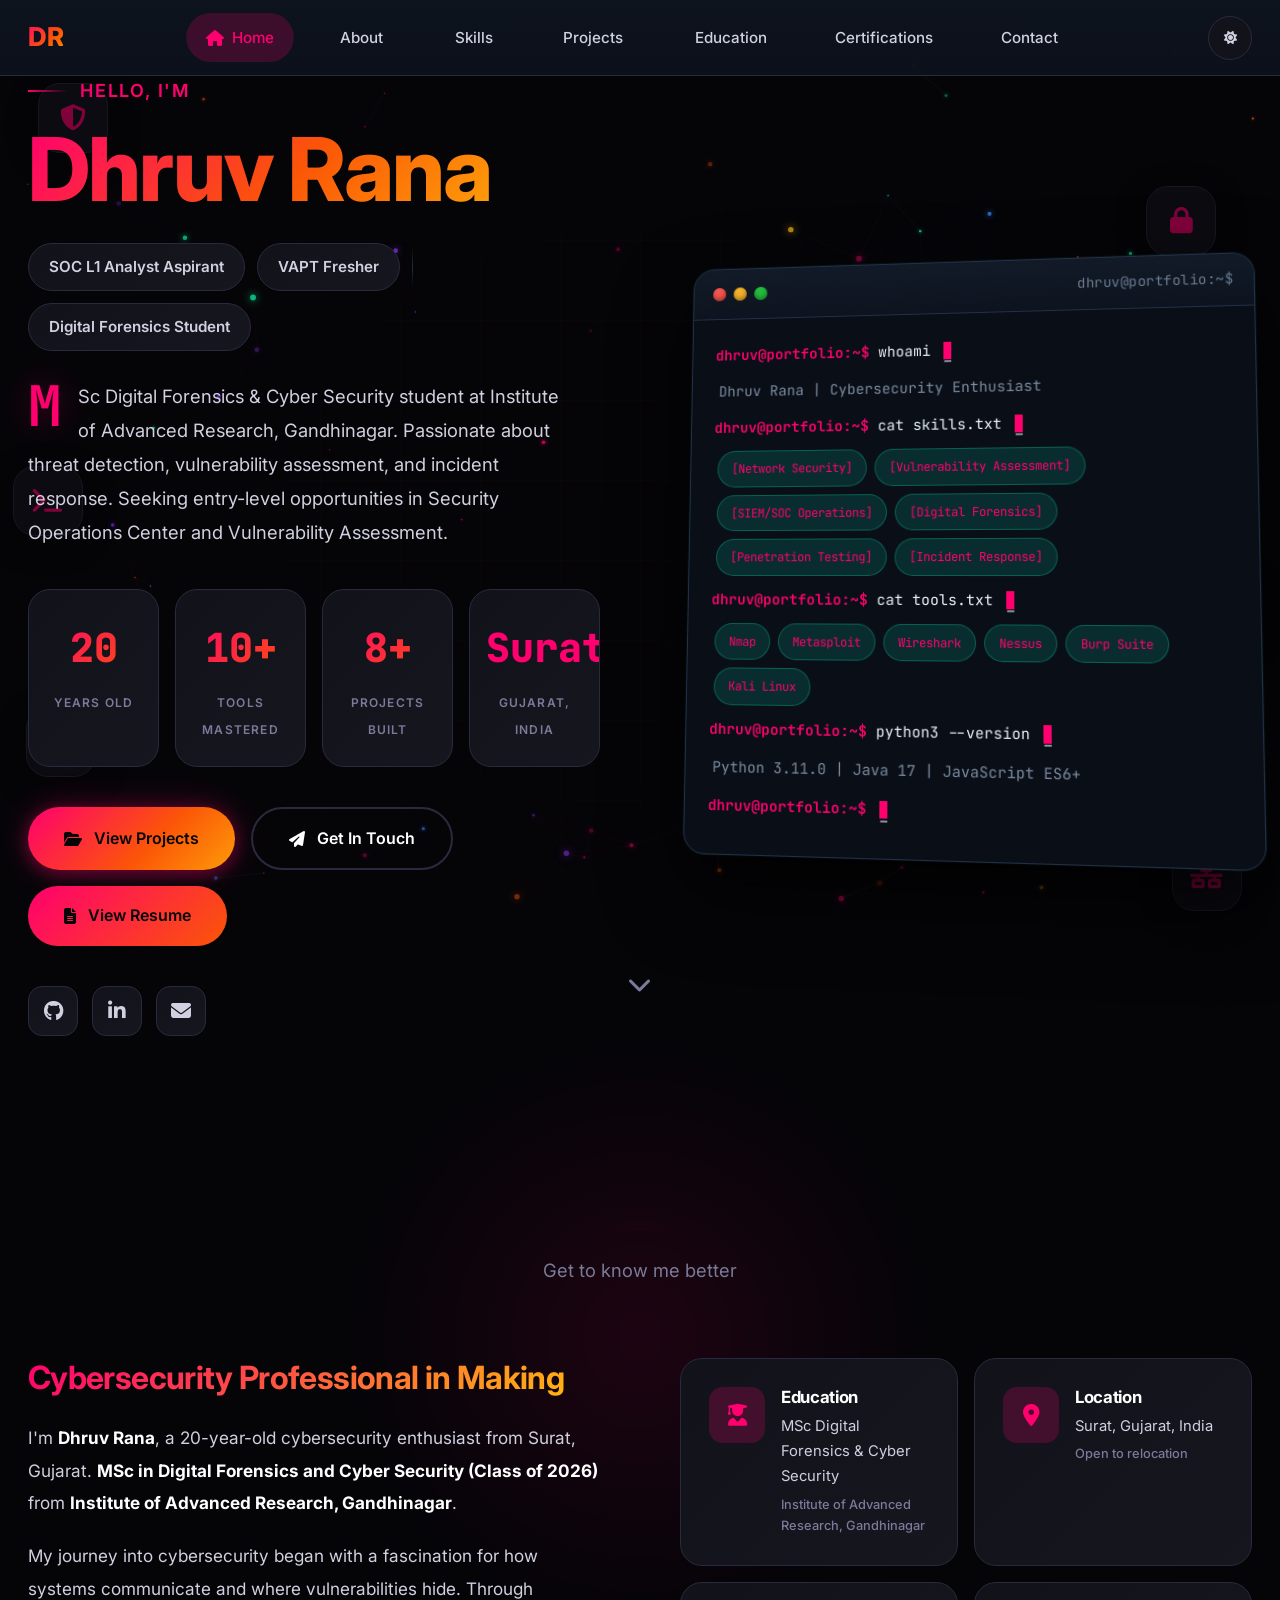
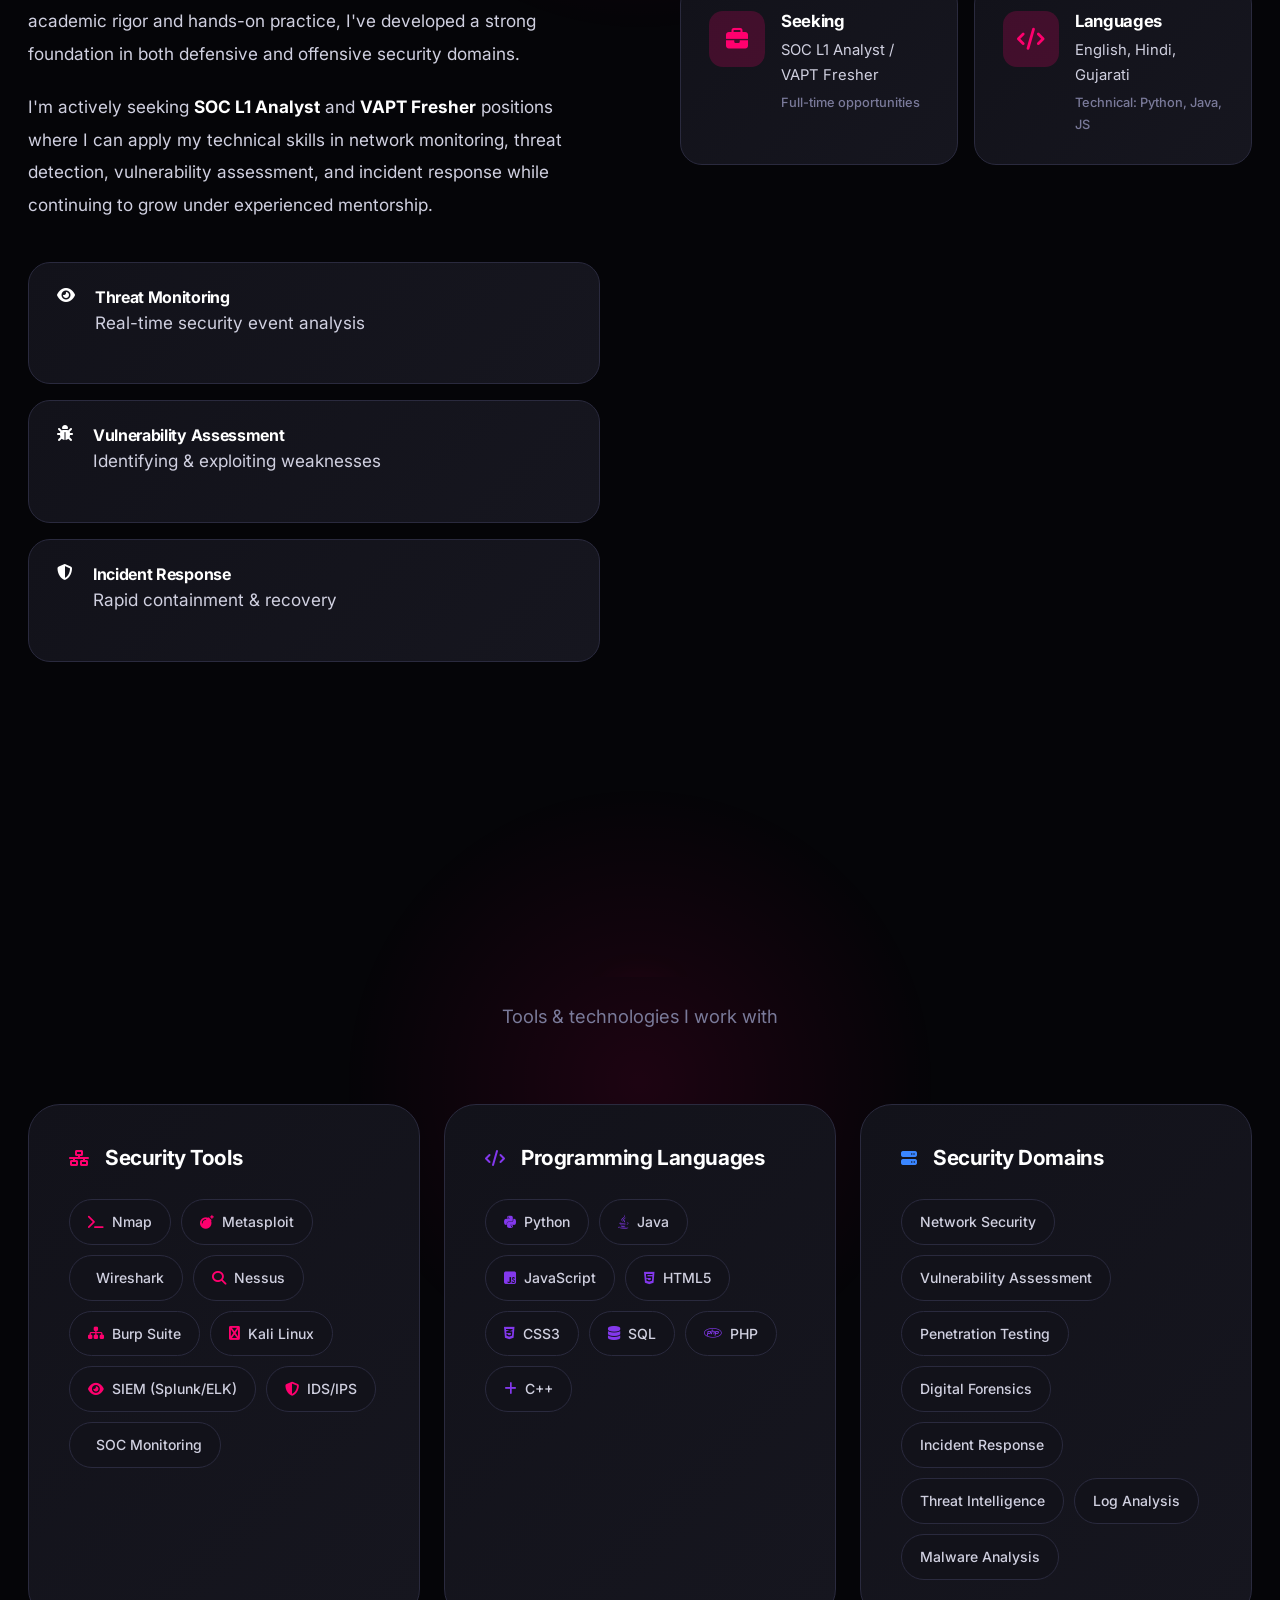
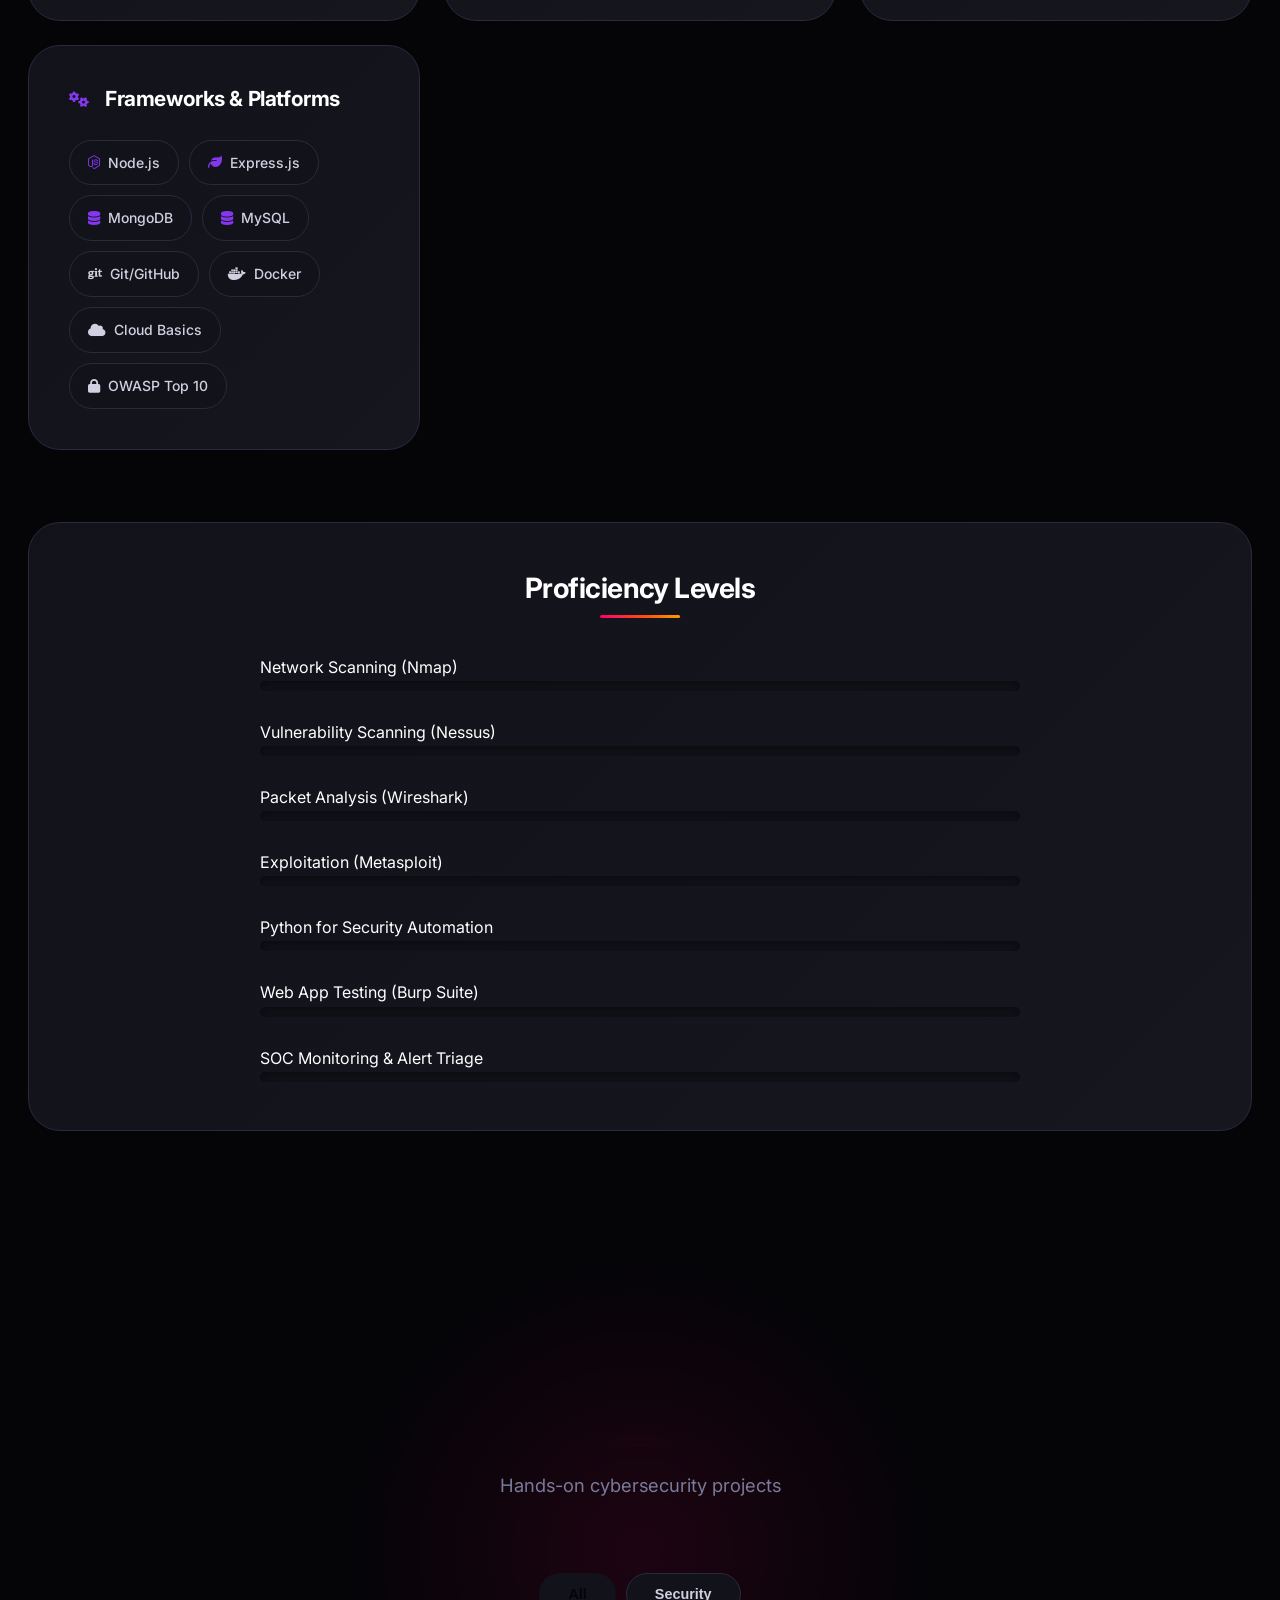
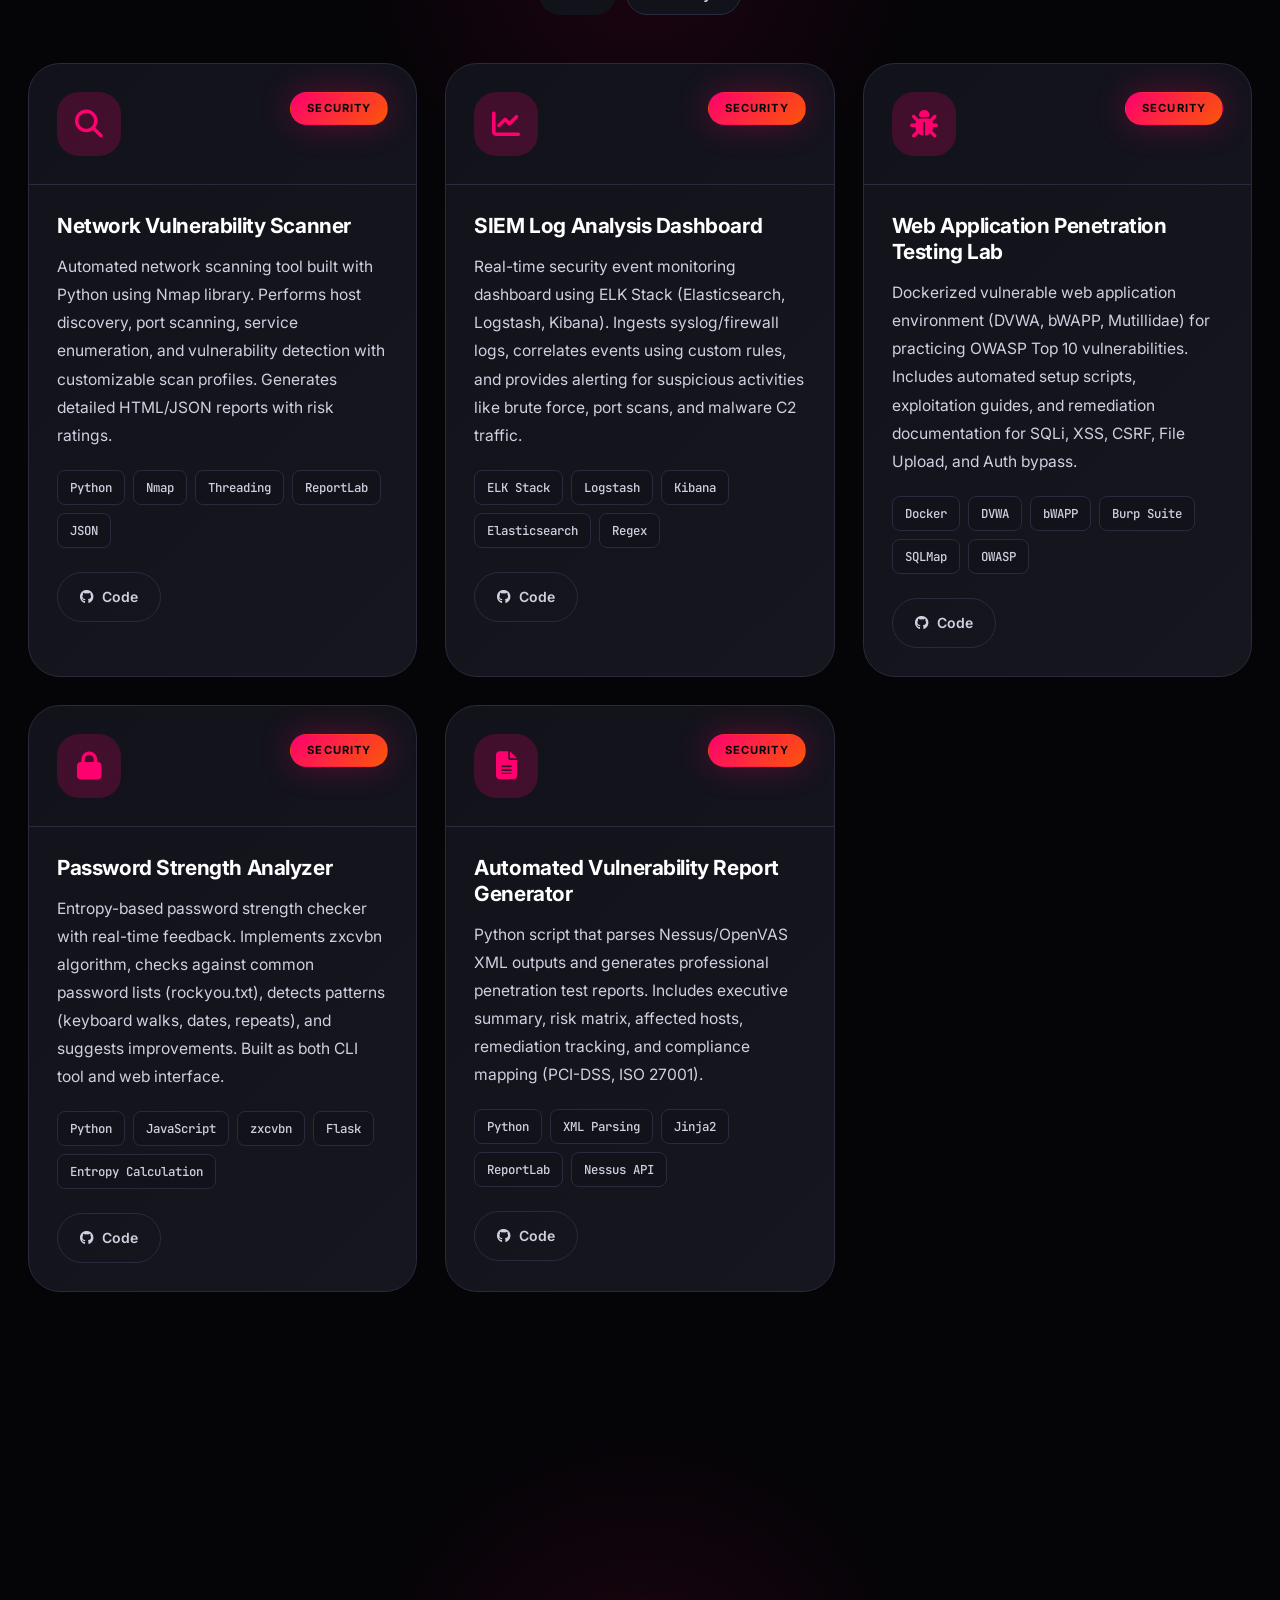
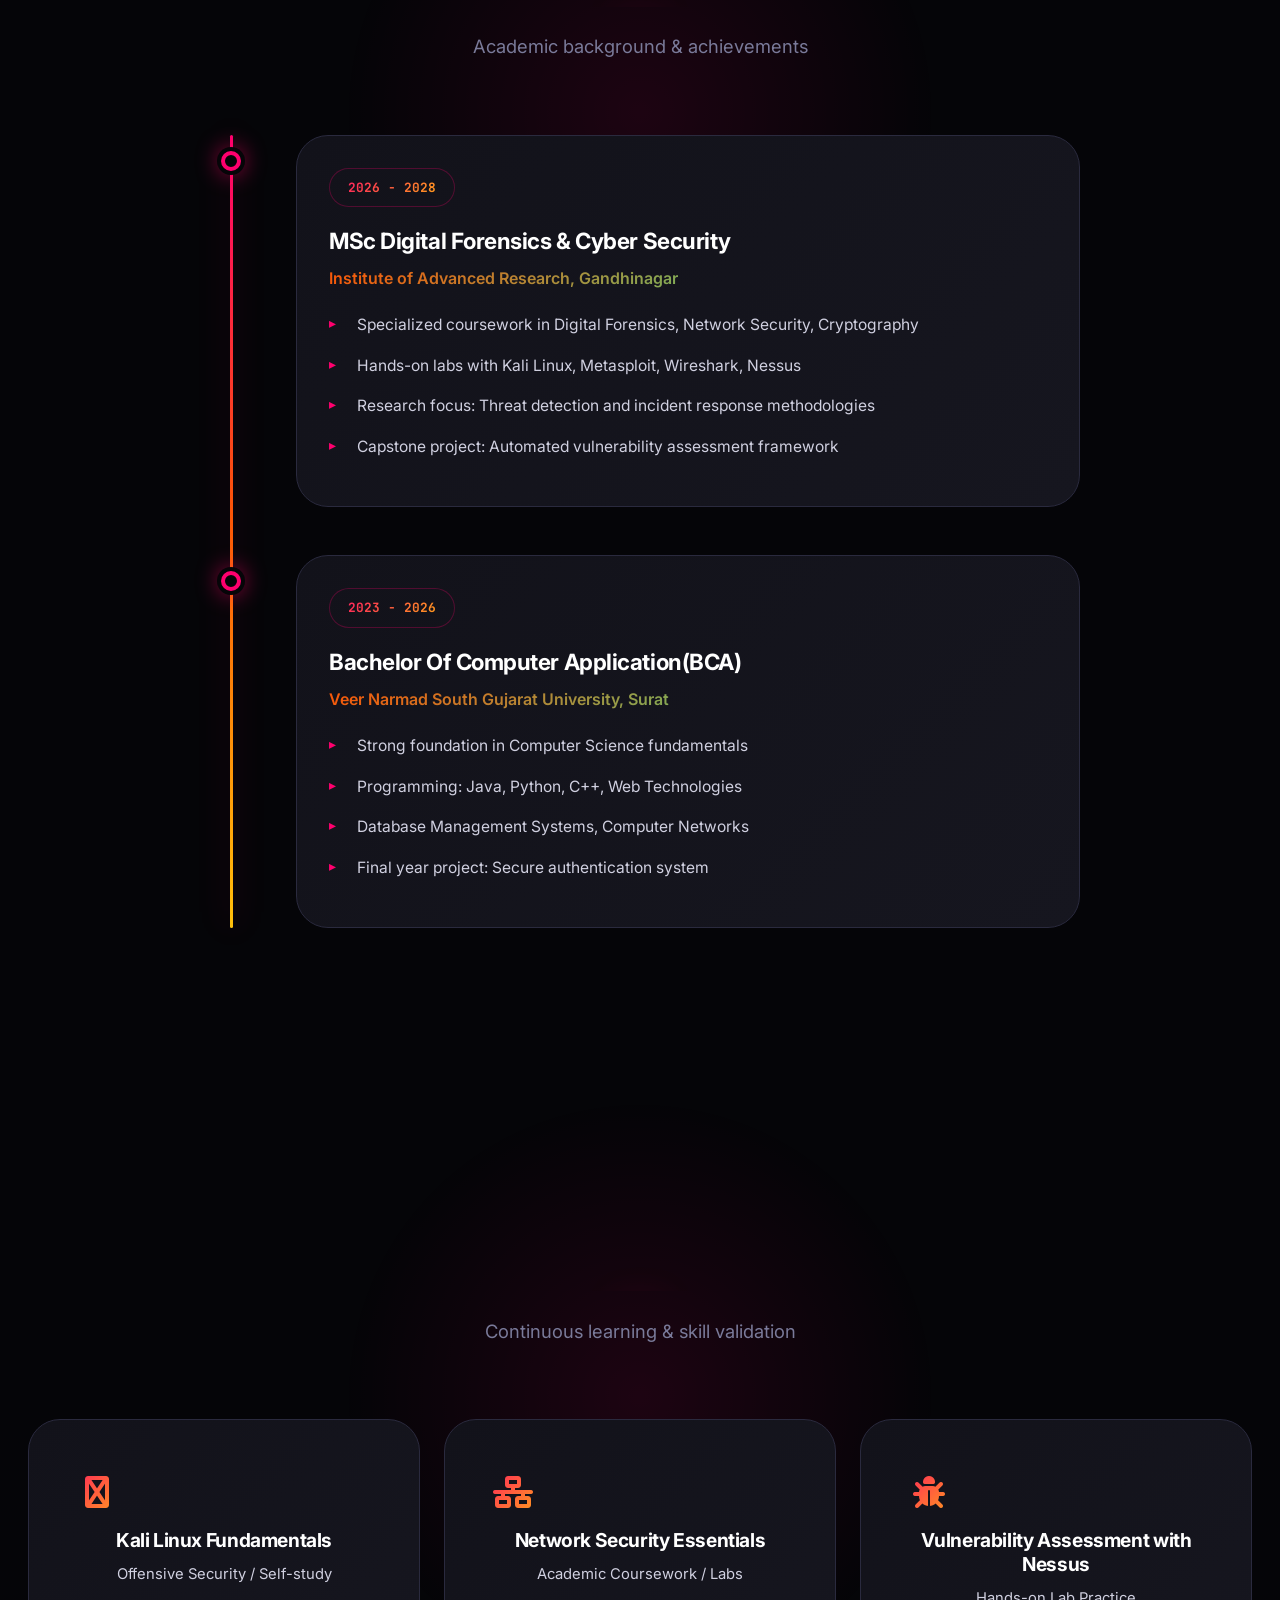
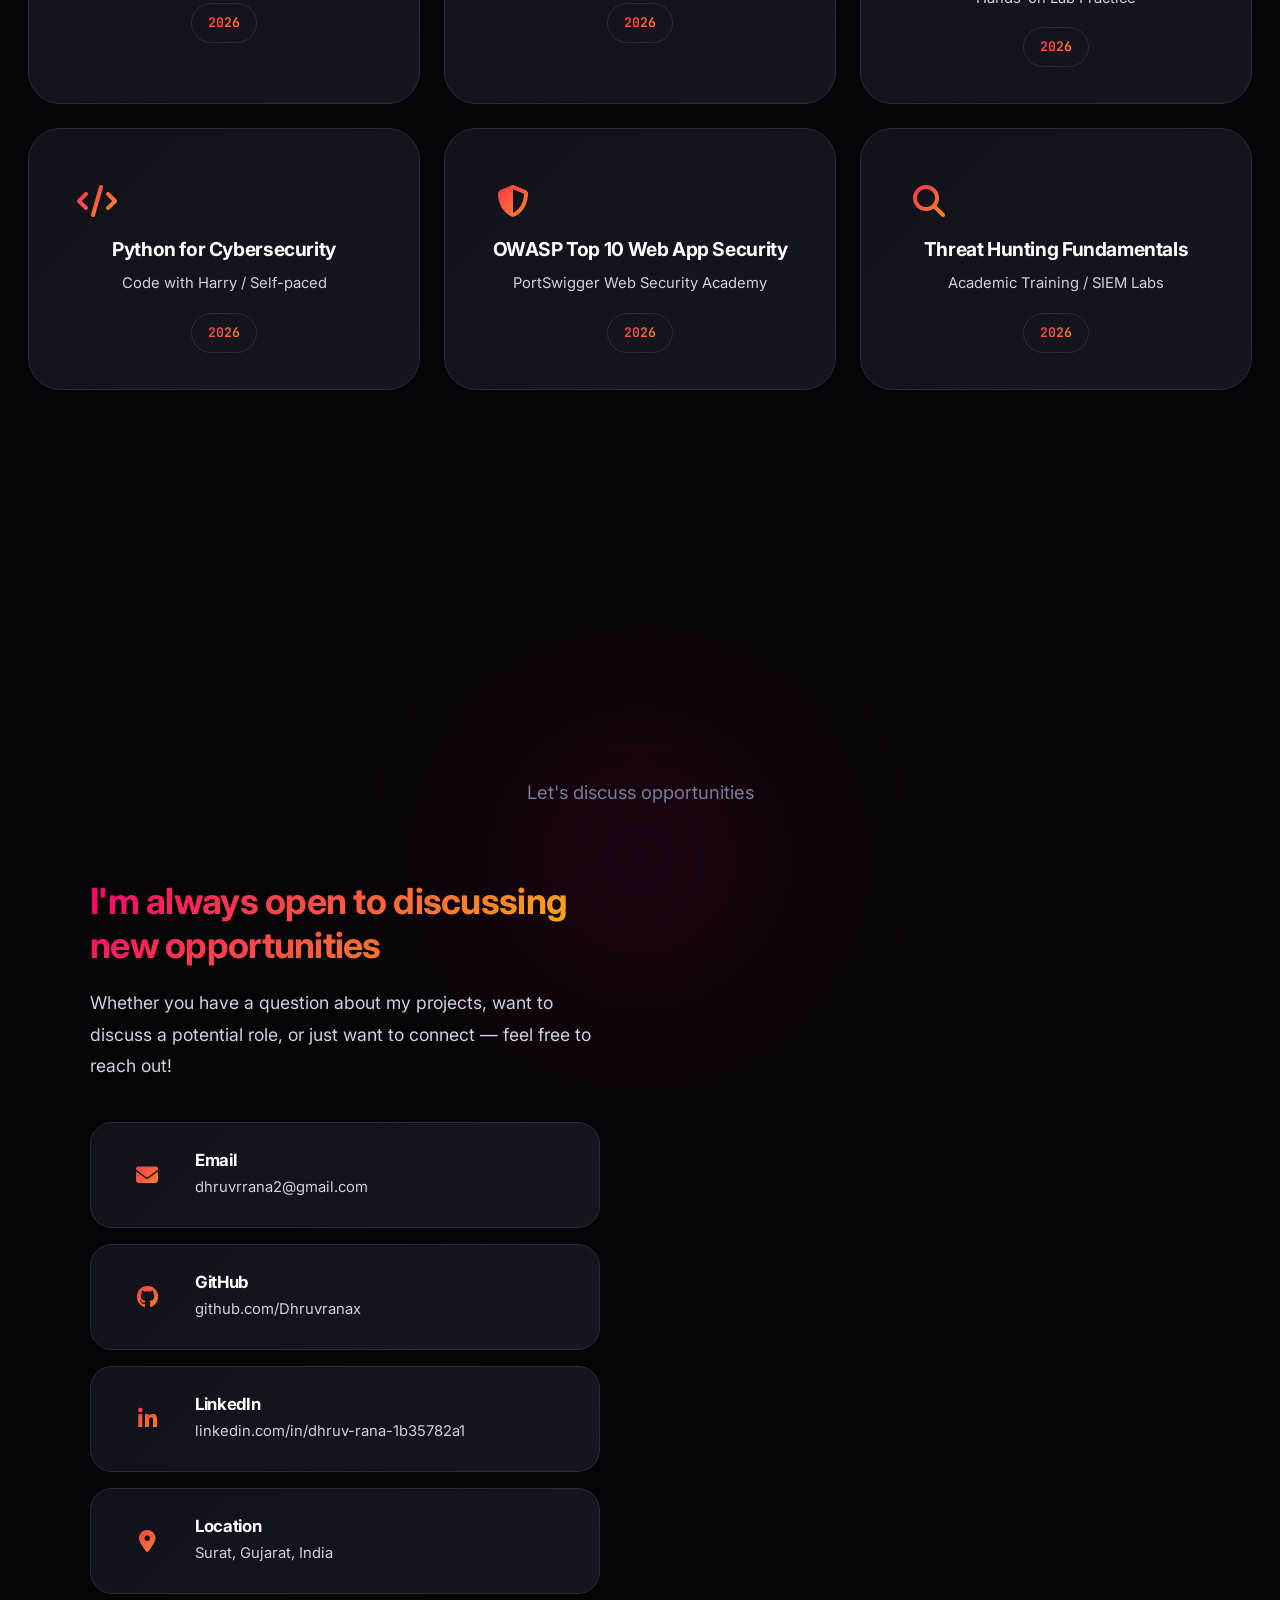
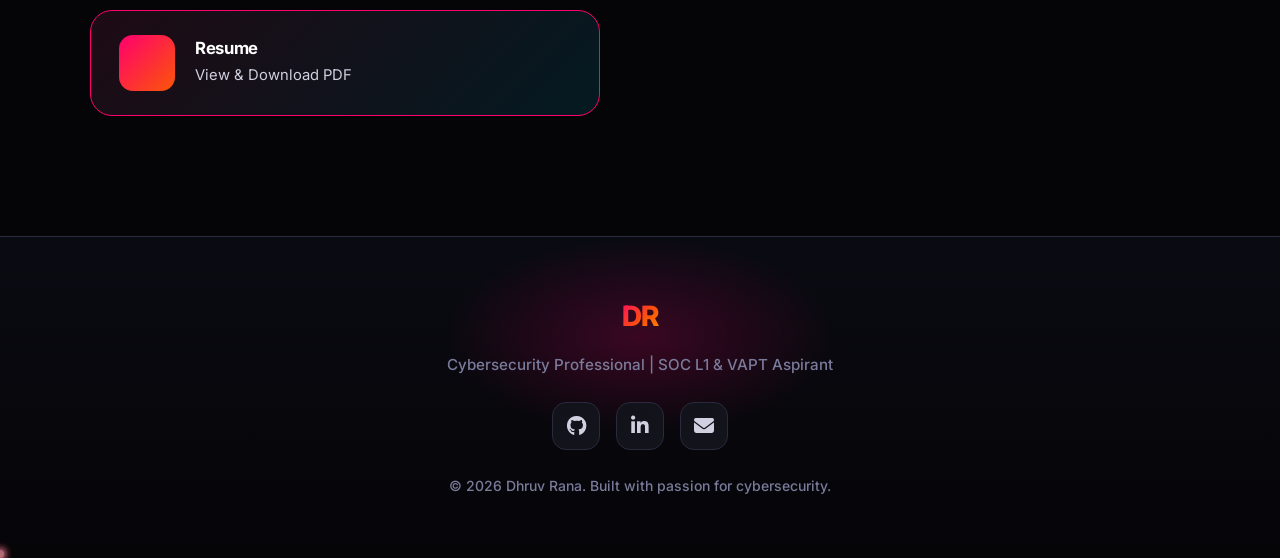
<file: index.html>
<!DOCTYPE html>
<html lang="en">
<head>
    <meta charset="UTF-8">
    <meta name="viewport" content="width=device-width, initial-scale=1.0">
    <meta name="description" content="Dhruv Rana - Cybersecurity Professional | SOC L1 & VAPT Fresher | Digital Forensics & Cyber Security MSc Student">
    <meta name="keywords" content="Cybersecurity, SOC Analyst, VAPT, Digital Forensics, Network Security, Penetration Testing">
    <meta name="author" content="Dhruv Rana">
    <title>Dhruv Rana | Cybersecurity Portfolio</title>
    <link rel="icon" type="image/svg+xml" href="data:image/svg+xml,<svg xmlns='http://www.w3.org/2000/svg' viewBox='0 0 100 100'><text y='.9em' font-size='90'>🛡️</text></svg>">
    <link rel="preconnect" href="https://fonts.googleapis.com">
    <link rel="preconnect" href="https://fonts.gstatic.com" crossorigin>
    <link href="https://fonts.googleapis.com/css2?family=Inter:wght@300;400;500;600;700&family=JetBrains+Mono:wght@400;500&display=swap" rel="stylesheet">
    <link rel="stylesheet" href="https://cdnjs.cloudflare.com/ajax/libs/font-awesome/6.5.1/css/all.min.css">
    <link rel="stylesheet" href="styles.css">
    <!-- Three.js for 3D effects -->
    <script type="importmap">
    {
        "imports": {
            "three": "https://unpkg.com/three@0.164.1/build/three.module.js",
            "three/addons/": "https://unpkg.com/three@0.164.1/examples/jsm/"
        }
    }
    </script>
</head>
<body>
    <!-- Navigation -->
    <nav class="navbar" id="navbar">
        <div class="nav-container">
            <a href="#" class="nav-logo">DR</a>
            <ul class="nav-menu" id="nav-menu">
                <li><a href="#home" class="nav-link"><i class="fas fa-home"></i> Home</a></li>
                <li><a href="#about" class="nav-link"><i class="fas fa-user"></i> About</a></li>
                <li><a href="#skills" class="nav-link"><i class="fas fa-code"></i> Skills</a></li>
                <li><a href="#projects" class="nav-link"><i class="fas fa-folder-open"></i> Projects</a></li>
                <li><a href="#education" class="nav-link"><i class="fas fa-graduation-cap"></i> Education</a></li>
                <li><a href="#certifications" class="nav-link"><i class="fas fa-certificate"></i> Certifications</a></li>
                <li><a href="#contact" class="nav-link"><i class="fas fa-paper-plane"></i> Contact</a></li>
            </ul>
            <button class="theme-toggle" aria-label="Toggle theme" title="Toggle theme">
                <i class="fas fa-sun"></i>
                <i class="fas fa-moon"></i>
            </button>
            <div class="nav-toggle" id="nav-toggle">
                <span></span>
                <span></span>
                <span></span>
            </div>
        </div>
    </nav>

    <!-- Hero Section -->
    <section class="hero" id="home">
        <div class="hero-background">
            <div class="grid-pattern"></div>
            <div class="floating-elements">
                <div class="float-element" style="--i: 0"><i class="fas fa-shield-alt"></i></div>
                <div class="float-element" style="--i: 1"><i class="fas fa-lock"></i></div>
                <div class="float-element" style="--i: 2"><i class="fas fa-bug"></i></div>
                <div class="float-element" style="--i: 3"><i class="fas fa-network-wired"></i></div>
                <div class="float-element" style="--i: 4"><i class="fas fa-terminal"></i></div>
                <div class="float-element" style="--i: 5"><i class="fas fa-search"></i></div>
            </div>
            <!-- 3D Scene Container -->
            <div id="hero-3d-scene" class="hero-3d-scene" aria-hidden="true"></div>
        </div>
        <div class="hero-content">
            <div class="hero-text">
                <p class="hero-greeting">Hello, I'm</p>
                <h1 class="hero-name">Dhruv Rana</h1>
                <div class="hero-titles">
                    <span class="title-item" data-text="SOC L1 Analyst Aspirant">SOC L1 Analyst Aspirant</span>
                    <span class="title-item" data-text="VAPT Fresher">VAPT Fresher</span>
                    <div class="hero-divider"></div>
                    <span class="title-item" data-text="Digital Forensics Student">Digital Forensics Student</span>
                </div>
                <p class="hero-description">
                    MSc Digital Forensics & Cyber Security student at Institute of Advanced Research, Gandhinagar.
                    Passionate about threat detection, vulnerability assessment, and incident response.
                    Seeking entry-level opportunities in Security Operations Center and Vulnerability Assessment.
                </p>
                <div class="hero-stats">
                    <div class="stat">
                        <span class="stat-number">20</span>
                        <span class="stat-label">Years Old</span>
                    </div>
                    <div class="stat">
                        <span class="stat-number">10+</span>
                        <span class="stat-label">Tools Mastered</span>
                    </div>
                    <div class="stat">
                        <span class="stat-number">8+</span>
                        <span class="stat-label">Projects Built</span>
                    </div>
                    <div class="stat">
                        <span class="stat-number text">Surat</span>
                        <span class="stat-label">Gujarat, India</span>
                    </div>
                </div>
                <div class="hero-actions">
                    <a href="#projects" class="btn btn-primary">
                        <i class="fas fa-folder-open"></i> View Projects
                    </a>
                    <a href="#contact" class="btn btn-secondary">
                        <i class="fas fa-paper-plane"></i> Get In Touch
                    </a>
                    <a href="resume.html" class="btn btn-secondary" style="background: linear-gradient(135deg, var(--accent-primary), var(--accent-secondary)); border: none; color: var(--bg-primary);">
                        <i class="fas fa-file-alt"></i> View Resume
                    </a>
                </div>
                <div class="hero-social">
                    <a href="https://github.com/Dhruvranax" target="_blank" class="social-link" aria-label="GitHub">
                        <i class="fab fa-github"></i>
                    </a>
                    <a href="https://www.linkedin.com/in/dhruv-rana-1b35782a1" target="_blank" class="social-link" aria-label="LinkedIn">
                        <i class="fab fa-linkedin-in"></i>
                    </a>
                    <a href="mailto:dhruvrrana2@gmail.com" class="social-link" aria-label="Email">
                        <i class="fas fa-envelope"></i>
                    </a>
                </div>
            </div>
            <div class="hero-visual">
                <div class="terminal-window">
                    <div class="terminal-header">
                        <div class="terminal-controls">
                            <span class="control close"></span>
                            <span class="control minimize"></span>
                            <span class="control maximize"></span>
                        </div>
                        <div class="terminal-title">dhruv@portfolio:~$</div>
                    </div>
                    <div class="terminal-body">
                        <div class="terminal-line">
                            <span class="prompt">dhruv@portfolio:~$</span>
                            <span class="command"> whoami</span>
                        </div>
                        <div class="terminal-line output">Dhruv Rana | Cybersecurity Enthusiast</div>
                        <div class="terminal-line">
                            <span class="prompt">dhruv@portfolio:~$</span>
                            <span class="command"> cat skills.txt</span>
                        </div>
                        <div class="terminal-line output skills-output">
                            <span>[Network Security]</span>
                            <span>[Vulnerability Assessment]</span>
                            <span>[SIEM/SOC Operations]</span>
                            <span>[Digital Forensics]</span>
                            <span>[Penetration Testing]</span>
                            <span>[Incident Response]</span>
                        </div>
                        <div class="terminal-line">
                            <span class="prompt">dhruv@portfolio:~$</span>
                            <span class="command"> cat tools.txt</span>
                        </div>
                        <div class="terminal-line output tools-output">
                            <span>Nmap</span>
                            <span>Metasploit</span>
                            <span>Wireshark</span>
                            <span>Nessus</span>
                            <span>Burp Suite</span>
                            <span>Kali Linux</span>
                        </div>
                        <div class="terminal-line">
                            <span class="prompt">dhruv@portfolio:~$</span>
                            <span class="command"> python3 --version</span>
                        </div>
                        <div class="terminal-line output">Python 3.11.0 | Java 17 | JavaScript ES6+</div>
                        <div class="terminal-line">
                            <span class="prompt">dhruv@portfolio:~$</span>
                            <span class="command blinking">_</span>
                        </div>
                    </div>
                </div>
            </div>
        </div>
        <div class="scroll-indicator">
            <i class="fas fa-chevron-down"></i>
        </div>
    </section>

    <!-- About Section -->
    <section class="section about" id="about">
        <div class="container">
            <div class="section-header">
                <h2 class="section-title">About Me</h2>
                <p class="section-subtitle">Get to know me better</p>
            </div>
            <div class="about-content">
                <div class="about-text">
                    <h3>Cybersecurity Professional in Making</h3>
                    <p>
                        I'm <strong>Dhruv Rana</strong>, a 20-year-old cybersecurity enthusiast from Surat, Gujarat.
                        <strong>MSc in Digital Forensics and Cyber Security (Class of 2026)</strong> from
                        <strong>Institute of Advanced Research, Gandhinagar</strong>.
                    </p>
                    <p>
                        My journey into cybersecurity began with a fascination for how systems communicate and where
                        vulnerabilities hide. Through academic rigor and hands-on practice, I've developed a strong
                        foundation in both defensive and offensive security domains.
                    </p>
                    <p>
                        I'm actively seeking <strong>SOC L1 Analyst</strong> and <strong>VAPT Fresher</strong> positions
                        where I can apply my technical skills in network monitoring, threat detection, vulnerability
                        assessment, and incident response while continuing to grow under experienced mentorship.
                    </p>
                    <div class="about-highlights">
                        <div class="highlight">
                            <i class="fas fa-eye"></i>
                            <div>
                                <h4>Threat Monitoring</h4>
                                <p>Real-time security event analysis</p>
                            </div>
                        </div>
                        <div class="highlight">
                            <i class="fas fa-bug"></i>
                            <div>
                                <h4>Vulnerability Assessment</h4>
                                <p>Identifying & exploiting weaknesses</p>
                            </div>
                        </div>
                        <div class="highlight">
                            <i class="fas fa-shield-alt"></i>
                            <div>
                                <h4>Incident Response</h4>
                                <p>Rapid containment & recovery</p>
                            </div>
                        </div>
                    </div>
                </div>
                <div class="about-cards">
                    <div class="info-card">
                        <div class="card-icon"><i class="fas fa-user-graduate"></i></div>
                        <div class="card-content">
                            <h4>Education</h4>
                            <p>MSc Digital Forensics & Cyber Security</p>
                            <span>Institute of Advanced Research, Gandhinagar</span>
                        </div>
                    </div>
                    <div class="info-card">
                        <div class="card-icon"><i class="fas fa-map-marker-alt"></i></div>
                        <div class="card-content">
                            <h4>Location</h4>
                            <p>Surat, Gujarat, India</p>
                            <span>Open to relocation</span>
                        </div>
                    </div>
                    <div class="info-card">
                        <div class="card-icon"><i class="fas fa-briefcase"></i></div>
                        <div class="card-content">
                            <h4>Seeking</h4>
                            <p>SOC L1 Analyst / VAPT Fresher</p>
                            <span>Full-time opportunities</span>
                        </div>
                    </div>
                    <div class="info-card">
                        <div class="card-icon"><i class="fas fa-code"></i></div>
                        <div class="card-content">
                            <h4>Languages</h4>
                            <p>English, Hindi, Gujarati</p>
                            <span>Technical: Python, Java, JS</span>
                        </div>
                    </div>
                </div>
            </div>
        </div>
    </section>

    <!-- Skills Section -->
    <section class="section skills" id="skills">
        <div class="container">
            <div class="section-header">
                <h2 class="section-title">Technical Skills</h2>
                <p class="section-subtitle">Tools & technologies I work with</p>
            </div>
            <div class="skills-grid">
                <div class="skill-category" data-category="security">
                    <div class="category-header">
                        <i class="fas fa-network-wired"></i>
                        <h3>Security Tools</h3>
                    </div>
                    <div class="skill-tags">
                        <span class="skill-tag" data-color="var(--color-security)"><i class="fas fa-terminal"></i> Nmap</span>
                        <span class="skill-tag" data-color="var(--color-security)"><i class="fas fa-bomb"></i> Metasploit</span>
                        <span class="skill-tag" data-color="var(--color-security)"><i class="fas fa-shark"></i> Wireshark</span>
                        <span class="skill-tag" data-color="var(--color-security)"><i class="fas fa-search"></i> Nessus</span>
                        <span class="skill-tag" data-color="var(--color-security)"><i class="fas fa-sitemap"></i> Burp Suite</span>
                        <span class="skill-tag" data-color="var(--color-security)"><i class="fas fa-linux"></i> Kali Linux</span>
                        <span class="skill-tag" data-color="var(--color-security)"><i class="fas fa-eye"></i> SIEM (Splunk/ELK)</span>
                        <span class="skill-tag" data-color="var(--color-security)"><i class="fas fa-shield-alt"></i> IDS/IPS</span>
                        <span class="skill-tag" data-color="var(--color-security)"><i class="fas fa-radar"></i> SOC Monitoring</span>
                    </div>
                </div>
                <div class="skill-category" data-category="development">
                    <div class="category-header">
                        <i class="fas fa-code"></i>
                        <h3>Programming Languages</h3>
                    </div>
                    <div class="skill-tags">
                        <span class="skill-tag" data-color="var(--color-development)"><i class="fab fa-python"></i> Python</span>
                        <span class="skill-tag" data-color="var(--color-development)"><i class="fab fa-java"></i> Java</span>
                        <span class="skill-tag" data-color="var(--color-development)"><i class="fab fa-js-square"></i> JavaScript</span>
                        <span class="skill-tag" data-color="var(--color-development)"><i class="fab fa-html5"></i> HTML5</span>
                        <span class="skill-tag" data-color="var(--color-development)"><i class="fab fa-css3-alt"></i> CSS3</span>
                        <span class="skill-tag" data-color="var(--color-development)"><i class="fas fa-database"></i> SQL</span>
                        <span class="skill-tag" data-color="var(--color-development)"><i class="fab fa-php"></i> PHP</span>
                        <span class="skill-tag" data-color="var(--color-development)"><i class="fas fa-plus"></i> C++</span>
                    </div>
                </div>
                <div class="skill-category" data-category="network">
                    <div class="category-header">
                        <i class="fas fa-server"></i>
                        <h3>Security Domains</h3>
                    </div>
                    <div class="skill-tags">
                        <span class="skill-tag" data-color="var(--color-network)">Network Security</span>
                        <span class="skill-tag" data-color="var(--color-network)">Vulnerability Assessment</span>
                        <span class="skill-tag" data-color="var(--color-network)">Penetration Testing</span>
                        <span class="skill-tag" data-color="var(--color-forensics)">Digital Forensics</span>
                        <span class="skill-tag" data-color="var(--color-network)">Incident Response</span>
                        <span class="skill-tag" data-color="var(--color-network)">Threat Intelligence</span>
                        <span class="skill-tag" data-color="var(--color-network)">Log Analysis</span>
                        <span class="skill-tag" data-color="var(--color-network)">Malware Analysis</span>
                    </div>
                </div>
                <div class="skill-category" data-category="development">
                    <div class="category-header">
                        <i class="fas fa-cogs"></i>
                        <h3>Frameworks & Platforms</h3>
                    </div>
                    <div class="skill-tags">
                        <span class="skill-tag" data-color="var(--color-development)"><i class="fab fa-node-js"></i> Node.js</span>
                        <span class="skill-tag" data-color="var(--color-development)"><i class="fas fa-leaf"></i> Express.js</span>
                        <span class="skill-tag" data-color="var(--color-development)"><i class="fas fa-database"></i> MongoDB</span>
                        <span class="skill-tag" data-color="var(--color-development)"><i class="fas fa-database"></i> MySQL</span>
                        <span class="skill-tag"><i class="fab fa-git"></i> Git/GitHub</span>
                        <span class="skill-tag"><i class="fab fa-docker"></i> Docker</span>
                        <span class="skill-tag"><i class="fas fa-cloud"></i> Cloud Basics</span>
                        <span class="skill-tag"><i class="fas fa-lock"></i> OWASP Top 10</span>
                    </div>
                </div>
            </div>
            <div class="proficiency-section">
                <h3>Proficiency Levels</h3>
                <div class="proficiency-bars">
                    <div class="proficiency-item">
                        <div class="proficiency-info">
                            <span>Network Scanning (Nmap)</span>
                        </div>
                        <div class="proficiency-bar"><div class="proficiency-fill" style="width: 90%"></div></div>
                    </div>
                    <div class="proficiency-item">
                        <div class="proficiency-info">
                            <span>Vulnerability Scanning (Nessus)</span>
                        </div>
                        <div class="proficiency-bar"><div class="proficiency-fill" style="width: 85%"></div></div>
                    </div>
                    <div class="proficiency-item">
                        <div class="proficiency-info">
                            <span>Packet Analysis (Wireshark)</span>
                        </div>
                        <div class="proficiency-bar"><div class="proficiency-fill" style="width: 80%"></div></div>
                    </div>
                    <div class="proficiency-item">
                        <div class="proficiency-info">
                            <span>Exploitation (Metasploit)</span>
                        </div>
                        <div class="proficiency-bar"><div class="proficiency-fill" style="width: 75%"></div></div>
                    </div>
                    <div class="proficiency-item">
                        <div class="proficiency-info">
                            <span>Python for Security Automation</span>
                        </div>
                        <div class="proficiency-bar"><div class="proficiency-fill" style="width: 85%"></div></div>
                    </div>
                    <div class="proficiency-item">
                        <div class="proficiency-info">
                            <span>Web App Testing (Burp Suite)</span>
                        </div>
                        <div class="proficiency-bar"><div class="proficiency-fill" style="width: 70%"></div></div>
                    </div>
                    <div class="proficiency-item">
                        <div class="proficiency-info">
                            <span>SOC Monitoring & Alert Triage</span>
                        </div>
                        <div class="proficiency-bar"><div class="proficiency-fill" style="width: 80%"></div></div>
                    </div>
                </div>
            </div>
        </div>
    </section>

    <!-- Projects Section -->
    <section class="section projects" id="projects">
        <div class="container">
            <div class="section-header">
                <h2 class="section-title">Projects</h2>
                <p class="section-subtitle">Hands-on cybersecurity projects</p>
            </div>
            <div class="projects-filter">
                <button class="filter-btn active" data-filter="all">All</button>
                <button class="filter-btn" data-filter="security">Security</button>
            </div>
            <div class="projects-grid" id="projects-grid">
                <!-- Projects will be dynamically loaded -->
            </div>
        </div>
    </section>

    <!-- Education Section -->
    <section class="section education" id="education">
        <div class="container">
            <div class="section-header">
                <h2 class="section-title">Education</h2>
                <p class="section-subtitle">Academic background & achievements</p>
            </div>
            <div class="timeline">
                <div class="timeline-item">
                    <div class="timeline-marker"></div>
                    <div class="timeline-content">
                        <div class="timeline-date">2026 - 2028</div>
                        <h3>MSc Digital Forensics & Cyber Security</h3>
                        <p class="timeline-institute">Institute of Advanced Research, Gandhinagar</p>
                        <ul class="timeline-details">
                            <li>Specialized coursework in Digital Forensics, Network Security, Cryptography</li>
                            <li>Hands-on labs with Kali Linux, Metasploit, Wireshark, Nessus</li>
                            <li>Research focus: Threat detection and incident response methodologies</li>
                            <li>Capstone project: Automated vulnerability assessment framework</li>
                        </ul>
                    </div>
                </div>
                <div class="timeline-item">
                    <div class="timeline-marker"></div>
                    <div class="timeline-content">
                        <div class="timeline-date">2023 - 2026</div>
                        <h3>Bachelor Of Computer Application(BCA)</h3>
                        <p class="timeline-institute">Veer Narmad South Gujarat University, Surat</p>
                        <ul class="timeline-details">
                            <li>Strong foundation in Computer Science fundamentals</li>
                            <li>Programming: Java, Python, C++, Web Technologies</li>
                            <li>Database Management Systems, Computer Networks</li>
                            <li>Final year project: Secure authentication system</li>
                        </ul>
                    </div>
                </div>
            </div>
        </div>
    </section>

    <!-- Certifications Section -->
    <section class="section certifications" id="certifications">
        <div class="container">
            <div class="section-header">
                <h2 class="section-title">Certifications & Training</h2>
                <p class="section-subtitle">Continuous learning & skill validation</p>
            </div>
            <div class="certifications-grid">
                <div class="cert-card">
                    <div class="cert-icon"><i class="fas fa-linux"></i></div>
                    <h3>Kali Linux Fundamentals</h3>
                    <p>Offensive Security / Self-study</p>
                    <span class="cert-date">2026</span>
                </div>
                <div class="cert-card">
                    <div class="cert-icon"><i class="fas fa-network-wired"></i></div>
                    <h3>Network Security Essentials</h3>
                    <p>Academic Coursework / Labs</p>
                    <span class="cert-date">2026</span>
                </div>
                <div class="cert-card">
                    <div class="cert-icon"><i class="fas fa-bug"></i></div>
                    <h3>Vulnerability Assessment with Nessus</h3>
                    <p>Hands-on Lab Practice</p>
                    <span class="cert-date">2026</span>
                </div>
                <div class="cert-card">
                    <div class="cert-icon"><i class="fas fa-code"></i></div>
                    <h3>Python for Cybersecurity</h3>
                    <p>Code with Harry / Self-paced</p>
                    <span class="cert-date">2026</span>
                </div>
                <div class="cert-card">
                    <div class="cert-icon"><i class="fas fa-shield-alt"></i></div>
                    <h3>OWASP Top 10 Web App Security</h3>
                    <p>PortSwigger Web Security Academy</p>
                    <span class="cert-date">2026</span>
                </div>
                <div class="cert-card">
                    <div class="cert-icon"><i class="fas fa-search"></i></div>
                    <h3>Threat Hunting Fundamentals</h3>
                    <p>Academic Training / SIEM Labs</p>
                    <span class="cert-date">2026</span>
                </div>
            </div>
        </div>
    </section>

    <!-- Contact Section -->
    <section class="section contact" id="contact">
        <div class="container">
            <div class="section-header">
                <h2 class="section-title">Get In Touch</h2>
                <p class="section-subtitle">Let's discuss opportunities</p>
            </div>
            <div class="contact-content">
                <div class="contact-info">
                    <h3>I'm always open to discussing new opportunities</h3>
                    <p>Whether you have a question about my projects, want to discuss a potential role, or just want to connect — feel free to reach out!</p>
                    <div class="contact-methods">
                        <a href="mailto:dhruvrana@example.com" class="contact-method">
                            <div class="method-icon"><i class="fas fa-envelope"></i></div>
                            <div>
                                <h4>Email</h4>
                                <p>dhruvrrana2@gmail.com</p>
                            </div>
                        </a>
                        <a href="https://github.com/Dhruvranax" target="_blank" class="contact-method">
                            <div class="method-icon"><i class="fab fa-github"></i></div>
                            <div>
                                <h4>GitHub</h4>
                                <p>github.com/Dhruvranax</p>
                            </div>
                        </a>
                        <a href="https://www.linkedin.com/in/dhruv-rana-1b35782a1" target="_blank" class="contact-method">
                            <div class="method-icon"><i class="fab fa-linkedin-in"></i></div>
                            <div>
                                <h4>LinkedIn</h4>
                                <p>linkedin.com/in/dhruv-rana-1b35782a1</p>
                            </div>
                        </a>
                        <div class="contact-method">
                            <div class="method-icon"><i class="fas fa-map-marker-alt"></i></div>
                            <div>
                                <h4>Location</h4>
                                <p>Surat, Gujarat, India</p>
                            </div>
                        </div>
                        <a href="resume.html" class="contact-method" style="border-color: var(--accent-primary); background: linear-gradient(135deg, rgba(255,64,129,0.1), rgba(0,212,255,0.1));">
                            <div class="method-icon" style="background: linear-gradient(135deg, var(--accent-primary), var(--accent-secondary));"><i class="fas fa-file-alt"></i></div>
                            <div>
                                <h4>Resume</h4>
                                <p>View & Download PDF</p>
                            </div>
                        </a>
                    </div>
                </div>
            </div>
        </div>
    </section>

    <!-- Footer -->
    <footer class="footer">
        <div class="container">
            <div class="footer-content">
                <div class="footer-brand">
                    <div class="footer-logo">DR</div>
                    <p>Cybersecurity Professional | SOC L1 & VAPT Aspirant</p>
                </div>
                <div class="footer-links">
                    <a href="https://github.com/Dhruvranax" target="_blank"><i class="fab fa-github"></i></a>
                    <a href="https://www.linkedin.com/in/dhruv-rana-1b35782a1" target="_blank"><i class="fab fa-linkedin-in"></i></a>
                    <a href="mailto:dhruvrana@example.com"><i class="fas fa-envelope"></i></a>
                </div>
                <p class="footer-copyright">&copy; 2026 Dhruv Rana. Built with passion for cybersecurity.</p>
            </div>
        </div>
    </footer>

    <script type="module" src="script-3d.js"></script>
    <script src="script.js"></script>
</body>
</html>
</file>
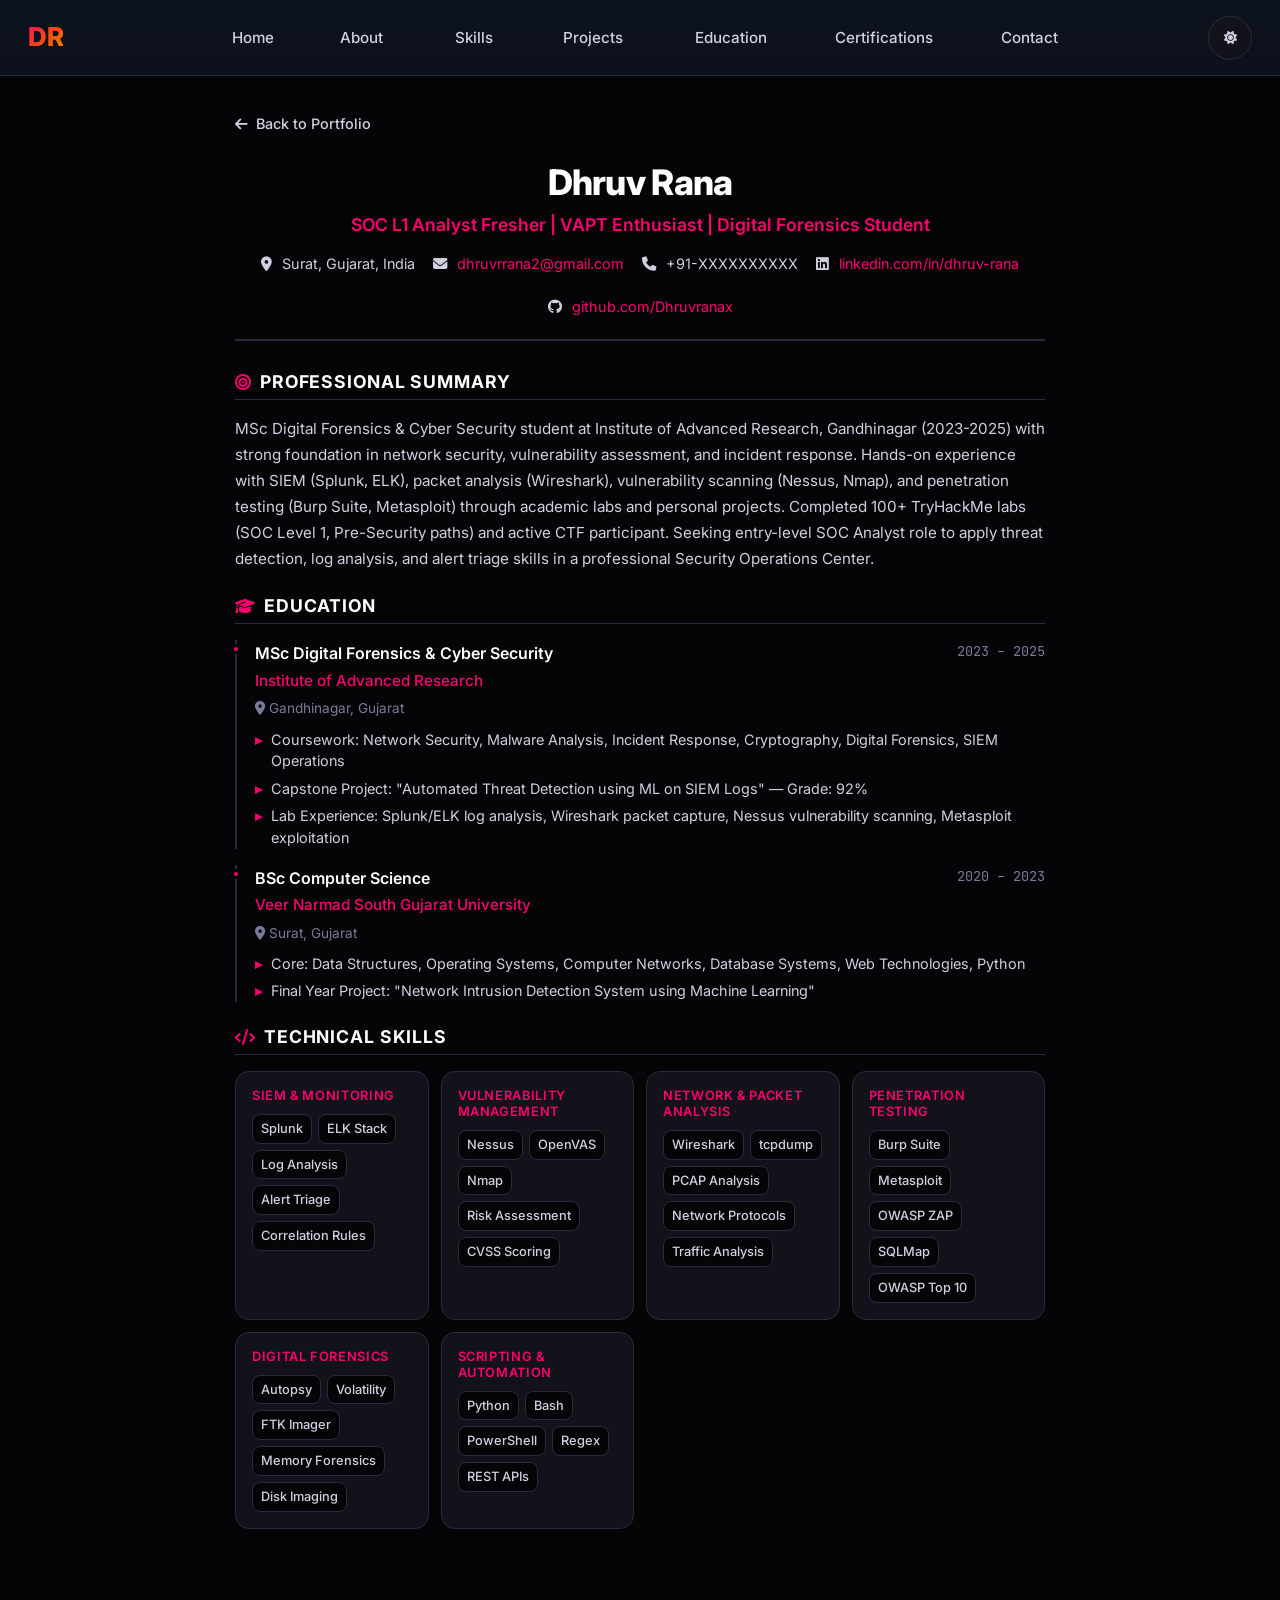
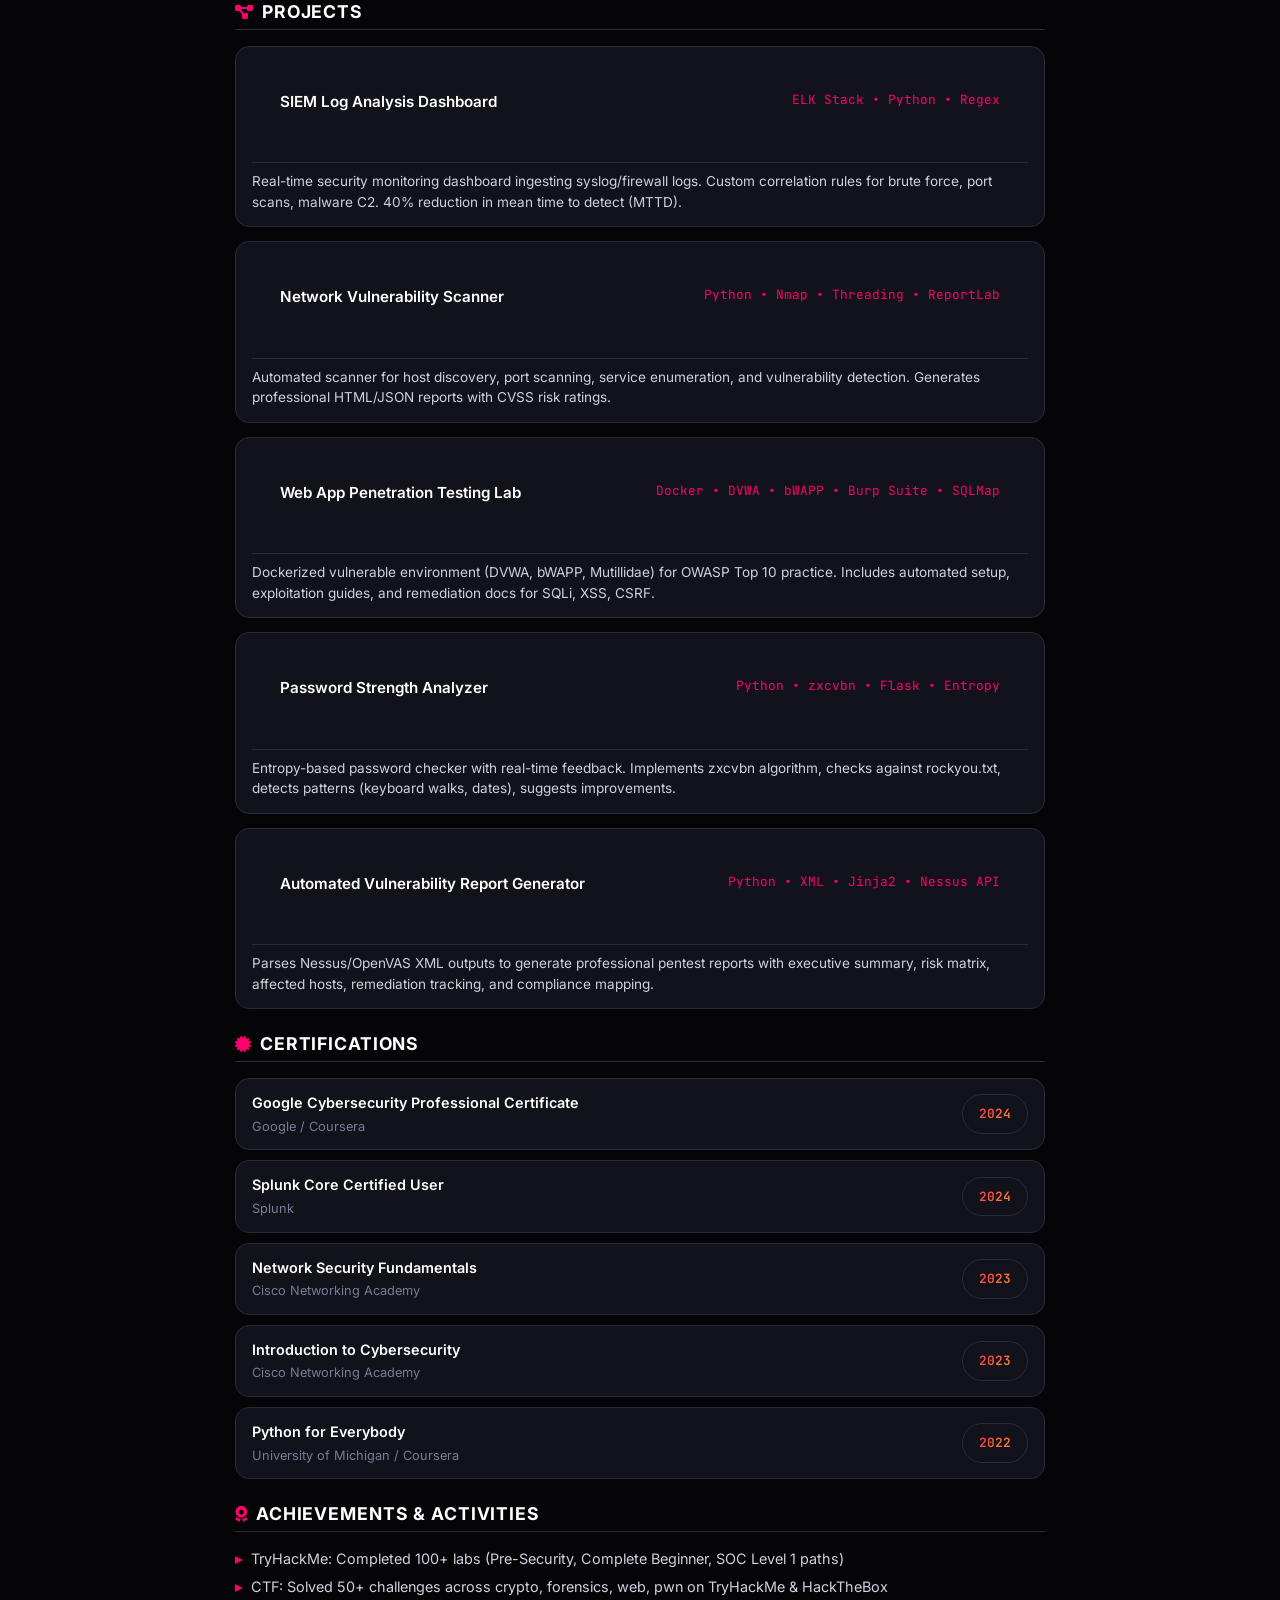
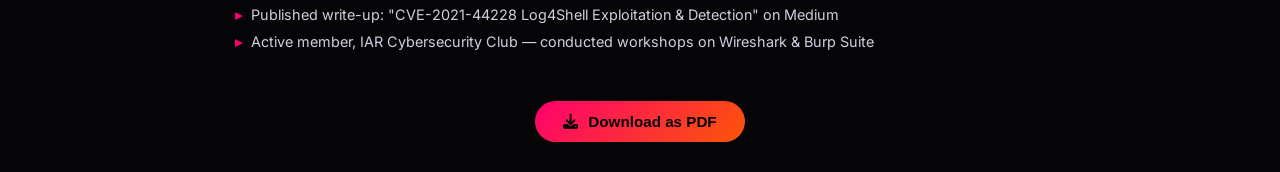
<file: resume.html>
<!DOCTYPE html>
<html lang="en">
<head>
    <meta charset="UTF-8">
    <meta name="viewport" content="width=device-width, initial-scale=1.0">
    <meta name="description" content="Dhruv Rana - SOC L1 Analyst Fresher Resume | Cybersecurity Professional">
    <title>Dhruv Rana | SOC L1 Analyst Fresher Resume</title>
    <link rel="icon" type="image/svg+xml" href="data:image/svg+xml,<svg xmlns='http://www.w3.org/2000/svg' viewBox='0 0 100 100'><text y='.9em' font-size='90'>🛡️</text></svg>">
    <link rel="preconnect" href="https://fonts.googleapis.com">
    <link rel="preconnect" href="https://fonts.gstatic.com" crossorigin>
    <link href="https://fonts.googleapis.com/css2?family=Inter:wght@300;400;500;600;700&family=JetBrains+Mono:wght@400;500&display=swap" rel="stylesheet">
    <link rel="stylesheet" href="https://cdnjs.cloudflare.com/ajax/libs/font-awesome/6.5.1/css/all.min.css">
    <link rel="stylesheet" href="styles.css">
    <style>
        .resume-container {
            max-width: 850px;
            margin: 0 auto;
            padding: 30px 20px;
        }
        .resume-header {
            text-align: center;
            margin-bottom: 30px;
            padding-bottom: 20px;
            border-bottom: 2px solid var(--border-color);
        }
        .resume-header h1 {
            font-size: 2.2rem;
            font-weight: 800;
            color: var(--text-primary);
            margin-bottom: 6px;
        }
        .resume-header .title {
            font-size: 1.1rem;
            color: var(--accent-primary);
            font-weight: 600;
            margin-bottom: 12px;
        }
        .resume-contact {
            display: flex;
            justify-content: center;
            flex-wrap: wrap;
            gap: 18px;
            color: var(--text-secondary);
            font-size: 0.9rem;
        }
        .resume-contact a { color: var(--accent-primary); text-decoration: none; }
        .resume-contact i { margin-right: 6px; }
        .resume-section {
            margin-bottom: 24px;
        }
        .resume-section h2 {
            font-size: 1.1rem;
            font-weight: 700;
            color: var(--text-primary);
            margin-bottom: 16px;
            padding-bottom: 6px;
            border-bottom: 1px solid var(--border-color);
            display: flex;
            align-items: center;
            gap: 8px;
            text-transform: uppercase;
            letter-spacing: 0.05em;
        }
        .resume-section h2 i { color: var(--accent-primary); font-size: 1rem; }
        .education-item {
            margin-bottom: 16px;
            padding-left: 18px;
            border-left: 2px solid var(--border-color);
            position: relative;
        }
        .education-item::before {
            content: '';
            position: absolute;
            left: -6px;
            top: 4px;
            width: 10px;
            height: 10px;
            border-radius: 50%;
            background: var(--accent-primary);
            border: 3px solid var(--bg-primary);
        }
        .item-header {
            display: flex;
            justify-content: space-between;
            flex-wrap: wrap;
            gap: 10px;
            margin-bottom: 4px;
        }
        .item-title { font-weight: 600; color: var(--text-primary); font-size: 1rem; }
        .item-org { color: var(--accent-primary); font-weight: 500; font-size: 0.95rem; }
        .item-date { color: var(--text-muted); font-size: 0.85rem; font-family: var(--font-mono); white-space: nowrap; }
        .item-location { color: var(--text-muted); font-size: 0.85rem; }
        .item-bullets { list-style: none; padding: 0; margin-top: 8px; }
        .item-bullets li {
            position: relative;
            padding-left: 16px;
            margin-bottom: 6px;
            color: var(--text-secondary);
            line-height: 1.5;
            font-size: 0.9rem;
        }
        .item-bullets li::before {
            content: '▸';
            position: absolute;
            left: 0;
            color: var(--accent-primary);
            font-weight: bold;
        }
        .skills-grid {
            display: grid;
            grid-template-columns: repeat(auto-fit, minmax(180px, 1fr));
            gap: 12px;
        }
        .skill-category {
            background: var(--bg-card);
            border: 1px solid var(--border-color);
            border-radius: var(--radius-md);
            padding: 16px;
        }
        .skill-category h3 {
            font-size: 0.8rem;
            font-weight: 600;
            color: var(--accent-primary);
            margin-bottom: 10px;
            text-transform: uppercase;
            letter-spacing: 0.05em;
        }
        .skill-tags { display: flex; flex-wrap: wrap; gap: 6px; }
        .skill-tag { font-size: 0.8rem; color: var(--text-secondary); background: var(--bg-primary); padding: 3px 8px; border-radius: var(--radius-sm); border: 1px solid var(--border-color); }
        .project-item {
            margin-bottom: 14px;
            padding: 14px 16px;
            background: var(--bg-card);
            border: 1px solid var(--border-color);
            border-radius: var(--radius-md);
            transition: border-color var(--transition-fast);
        }
        .project-item:hover { border-color: var(--accent-primary); }
        .project-header {
            display: flex;
            justify-content: space-between;
            flex-wrap: wrap;
            gap: 8px;
            margin-bottom: 8px;
        }
        .project-title { font-weight: 600; color: var(--text-primary); font-size: 0.95rem; }
        .project-tech { color: var(--accent-primary); font-size: 0.8rem; font-family: var(--font-mono); }
        .project-desc { color: var(--text-secondary); font-size: 0.85rem; line-height: 1.5; }
        .cert-list { display: flex; flex-direction: column; gap: 10px; }
        .cert-item {
            display: flex;
            justify-content: space-between;
            align-items: center;
            padding: 12px 16px;
            background: var(--bg-card);
            border: 1px solid var(--border-color);
            border-radius: var(--radius-md);
        }
        .cert-name { font-weight: 600; color: var(--text-primary); font-size: 0.9rem; }
        .cert-org { color: var(--text-muted); font-size: 0.8rem; }
        .cert-date { color: var(--accent-primary); font-family: var(--font-mono); font-size: 0.8rem; white-space: nowrap; }
        .download-btn {
            display: inline-flex;
            align-items: center;
            gap: 10px;
            margin-top: 24px;
            padding: 12px 28px;
            background: linear-gradient(135deg, var(--accent-primary), var(--accent-secondary));
            color: var(--bg-primary);
            font-weight: 600;
            border: none;
            border-radius: var(--radius-pill);
            cursor: pointer;
            font-size: 0.95rem;
            transition: all var(--transition-normal);
        }
        .download-btn:hover { transform: translateY(-2px); box-shadow: var(--shadow-glow); }
        .back-link {
            display: inline-flex;
            align-items: center;
            gap: 8px;
            margin-bottom: 24px;
            color: var(--text-secondary);
            text-decoration: none;
            font-weight: 500;
            font-size: 0.9rem;
            transition: color var(--transition-fast);
        }
        .back-link:hover { color: var(--accent-primary); }
        .summary-text {
            color: var(--text-secondary);
            line-height: 1.7;
            font-size: 0.95rem;
        }
        @media print {
            .download-btn, .back-link, .navbar { display: none !important; }
            main { padding-top: 0 !important; min-height: auto !important; }
            .resume-container { padding: 0; max-width: none; margin: 0; }
            .resume-section { page-break-inside: avoid; margin-bottom: 10px; }
            .resume-header { margin-bottom: 12px; padding-bottom: 10px; }
            .resume-header h1 { font-size: 1.6rem; margin-bottom: 2px; }
            .resume-header .title { font-size: 0.85rem; margin-bottom: 6px; }
            .resume-contact { gap: 10px; font-size: 0.7rem; }
            .resume-section h2 { font-size: 0.85rem; margin-bottom: 6px; padding-bottom: 3px; }
            .item-title { font-size: 0.85rem; }
            .item-org { font-size: 0.8rem; }
            .item-date, .item-location { font-size: 0.7rem; }
            .item-bullets li { font-size: 0.7rem; line-height: 1.3; margin-bottom: 3px; padding-left: 12px; }
            .education-item { margin-bottom: 8px; padding-left: 12px; }
            .education-item::before { width: 7px; height: 7px; left: -5px; top: 2px; }
            .skills-grid { gap: 6px; }
            .skill-category { padding: 8px; }
            .skill-category h3 { font-size: 0.65rem; margin-bottom: 4px; }
            .skill-tag { font-size: 0.6rem; padding: 2px 6px; }
            .project-item { padding: 8px 10px; margin-bottom: 6px; }
            .project-title { font-size: 0.8rem; }
            .project-tech { font-size: 0.65rem; }
            .project-desc { font-size: 0.65rem; line-height: 1.3; }
            .cert-item { padding: 6px 10px; }
            .cert-name { font-size: 0.75rem; }
            .cert-org { font-size: 0.65rem; }
            .cert-date { font-size: 0.65rem; }
            .summary-text { font-size: 0.75rem; line-height: 1.4; }
            .item-bullets { margin-top: 4px; }
        }
        @page { margin: 10mm; size: A4; }
        @media (max-width: 600px) {
            .resume-header h1 { font-size: 1.8rem; }
            .resume-contact { gap: 12px; font-size: 0.8rem; }
            .skills-grid { grid-template-columns: 1fr; }
        }
    </style>
</head>
<body>
    <nav class="navbar" id="navbar">
        <div class="nav-container">
            <a href="index.html" class="nav-logo">DR</a>
            <ul class="nav-menu" id="nav-menu">
                <li><a href="index.html#home" class="nav-link"><i class="fas fa-home"></i> Home</a></li>
                <li><a href="index.html#about" class="nav-link"><i class="fas fa-user"></i> About</a></li>
                <li><a href="index.html#skills" class="nav-link"><i class="fas fa-code"></i> Skills</a></li>
                <li><a href="index.html#projects" class="nav-link"><i class="fas fa-folder-open"></i> Projects</a></li>
                <li><a href="index.html#education" class="nav-link"><i class="fas fa-graduation-cap"></i> Education</a></li>
                <li><a href="index.html#certifications" class="nav-link"><i class="fas fa-certificate"></i> Certifications</a></li>
                <li><a href="index.html#contact" class="nav-link"><i class="fas fa-paper-plane"></i> Contact</a></li>
            </ul>
            <button class="theme-toggle" aria-label="Toggle theme" title="Toggle theme">
                <i class="fas fa-sun"></i>
                <i class="fas fa-moon"></i>
            </button>
        </div>
    </nav>

    <main style="padding-top: 80px; min-height: 100vh;">
        <div class="resume-container">
            <a href="index.html" class="back-link"><i class="fas fa-arrow-left"></i> Back to Portfolio</a>

            <header class="resume-header">
                <h1>Dhruv Rana</h1>
                <p class="title">SOC L1 Analyst Fresher | VAPT Enthusiast | Digital Forensics Student</p>
                <div class="resume-contact">
                    <span><i class="fas fa-map-marker-alt"></i> Surat, Gujarat, India</span>
                    <span><i class="fas fa-envelope"></i> <a href="mailto:dhruvrrana2@gmail.com">dhruvrrana2@gmail.com</a></span>
                    <span><i class="fas fa-phone"></i> +91-XXXXXXXXXX</span>
                    <span><i class="fab fa-linkedin"></i> <a href="https://linkedin.com/in/dhruv-rana-1b35782a1" target="_blank">linkedin.com/in/dhruv-rana</a></span>
                    <span><i class="fab fa-github"></i> <a href="https://github.com/Dhruvranax" target="_blank">github.com/Dhruvranax</a></span>
                </div>
            </header>

            <section class="resume-section">
                <h2><i class="fas fa-bullseye"></i> Professional Summary</h2>
                <p class="summary-text">
                    MSc Digital Forensics & Cyber Security student at Institute of Advanced Research, Gandhinagar (2023-2025) with strong foundation in network security, vulnerability assessment, and incident response.
                    Hands-on experience with SIEM (Splunk, ELK), packet analysis (Wireshark), vulnerability scanning (Nessus, Nmap), and penetration testing (Burp Suite, Metasploit) through academic labs and personal projects.
                    Completed 100+ TryHackMe labs (SOC Level 1, Pre-Security paths) and active CTF participant. Seeking entry-level SOC Analyst role to apply threat detection, log analysis, and alert triage skills in a professional Security Operations Center.
                </p>
            </section>

            <section class="resume-section">
                <h2><i class="fas fa-graduation-cap"></i> Education</h2>
                <div class="education-item">
                    <div class="item-header">
                        <div>
                            <div class="item-title">MSc Digital Forensics & Cyber Security</div>
                            <div class="item-org">Institute of Advanced Research</div>
                        </div>
                        <div class="item-date">2023 – 2025</div>
                    </div>
                    <div class="item-location"><i class="fas fa-map-marker-alt"></i> Gandhinagar, Gujarat</div>
                    <ul class="item-bullets">
                        <li>Coursework: Network Security, Malware Analysis, Incident Response, Cryptography, Digital Forensics, SIEM Operations</li>
                        <li>Capstone Project: "Automated Threat Detection using ML on SIEM Logs" — Grade: 92%</li>
                        <li>Lab Experience: Splunk/ELK log analysis, Wireshark packet capture, Nessus vulnerability scanning, Metasploit exploitation</li>
                    </ul>
                </div>
                <div class="education-item">
                    <div class="item-header">
                        <div>
                            <div class="item-title">BSc Computer Science</div>
                            <div class="item-org">Veer Narmad South Gujarat University</div>
                        </div>
                        <div class="item-date">2020 – 2023</div>
                    </div>
                    <div class="item-location"><i class="fas fa-map-marker-alt"></i> Surat, Gujarat</div>
                    <ul class="item-bullets">
                        <li>Core: Data Structures, Operating Systems, Computer Networks, Database Systems, Web Technologies, Python</li>
                        <li>Final Year Project: "Network Intrusion Detection System using Machine Learning"</li>
                    </ul>
                </div>
            </section>

            <section class="resume-section">
                <h2><i class="fas fa-code"></i> Technical Skills</h2>
                <div class="skills-grid">
                    <div class="skill-category">
                        <h3>SIEM & Monitoring</h3>
                        <div class="skill-tags">
                            <span class="skill-tag">Splunk</span>
                            <span class="skill-tag">ELK Stack</span>
                            <span class="skill-tag">Log Analysis</span>
                            <span class="skill-tag">Alert Triage</span>
                            <span class="skill-tag">Correlation Rules</span>
                        </div>
                    </div>
                    <div class="skill-category">
                        <h3>Vulnerability Management</h3>
                        <div class="skill-tags">
                            <span class="skill-tag">Nessus</span>
                            <span class="skill-tag">OpenVAS</span>
                            <span class="skill-tag">Nmap</span>
                            <span class="skill-tag">Risk Assessment</span>
                            <span class="skill-tag">CVSS Scoring</span>
                        </div>
                    </div>
                    <div class="skill-category">
                        <h3>Network & Packet Analysis</h3>
                        <div class="skill-tags">
                            <span class="skill-tag">Wireshark</span>
                            <span class="skill-tag">tcpdump</span>
                            <span class="skill-tag">PCAP Analysis</span>
                            <span class="skill-tag">Network Protocols</span>
                            <span class="skill-tag">Traffic Analysis</span>
                        </div>
                    </div>
                    <div class="skill-category">
                        <h3>Penetration Testing</h3>
                        <div class="skill-tags">
                            <span class="skill-tag">Burp Suite</span>
                            <span class="skill-tag">Metasploit</span>
                            <span class="skill-tag">OWASP ZAP</span>
                            <span class="skill-tag">SQLMap</span>
                            <span class="skill-tag">OWASP Top 10</span>
                        </div>
                    </div>
                    <div class="skill-category">
                        <h3>Digital Forensics</h3>
                        <div class="skill-tags">
                            <span class="skill-tag">Autopsy</span>
                            <span class="skill-tag">Volatility</span>
                            <span class="skill-tag">FTK Imager</span>
                            <span class="skill-tag">Memory Forensics</span>
                            <span class="skill-tag">Disk Imaging</span>
                        </div>
                    </div>
                    <div class="skill-category">
                        <h3>Scripting & Automation</h3>
                        <div class="skill-tags">
                            <span class="skill-tag">Python</span>
                            <span class="skill-tag">Bash</span>
                            <span class="skill-tag">PowerShell</span>
                            <span class="skill-tag">Regex</span>
                            <span class="skill-tag">REST APIs</span>
                        </div>
                    </div>
                </div>
            </section>

            <section class="resume-section">
                <h2><i class="fas fa-project-diagram"></i> Projects</h2>
                <div class="project-item">
                    <div class="project-header">
                        <span class="project-title">SIEM Log Analysis Dashboard</span>
                        <span class="project-tech">ELK Stack • Python • Regex</span>
                    </div>
                    <p class="project-desc">Real-time security monitoring dashboard ingesting syslog/firewall logs. Custom correlation rules for brute force, port scans, malware C2. 40% reduction in mean time to detect (MTTD).</p>
                </div>
                <div class="project-item">
                    <div class="project-header">
                        <span class="project-title">Network Vulnerability Scanner</span>
                        <span class="project-tech">Python • Nmap • Threading • ReportLab</span>
                    </div>
                    <p class="project-desc">Automated scanner for host discovery, port scanning, service enumeration, and vulnerability detection. Generates professional HTML/JSON reports with CVSS risk ratings.</p>
                </div>
                <div class="project-item">
                    <div class="project-header">
                        <span class="project-title">Web App Penetration Testing Lab</span>
                        <span class="project-tech">Docker • DVWA • bWAPP • Burp Suite • SQLMap</span>
                    </div>
                    <p class="project-desc">Dockerized vulnerable environment (DVWA, bWAPP, Mutillidae) for OWASP Top 10 practice. Includes automated setup, exploitation guides, and remediation docs for SQLi, XSS, CSRF.</p>
                </div>
                <div class="project-item">
                    <div class="project-header">
                        <span class="project-title">Password Strength Analyzer</span>
                        <span class="project-tech">Python • zxcvbn • Flask • Entropy</span>
                    </div>
                    <p class="project-desc">Entropy-based password checker with real-time feedback. Implements zxcvbn algorithm, checks against rockyou.txt, detects patterns (keyboard walks, dates), suggests improvements.</p>
                </div>
                <div class="project-item">
                    <div class="project-header">
                        <span class="project-title">Automated Vulnerability Report Generator</span>
                        <span class="project-tech">Python • XML • Jinja2 • Nessus API</span>
                    </div>
                    <p class="project-desc">Parses Nessus/OpenVAS XML outputs to generate professional pentest reports with executive summary, risk matrix, affected hosts, remediation tracking, and compliance mapping.</p>
                </div>
            </section>

            <section class="resume-section">
                <h2><i class="fas fa-certificate"></i> Certifications</h2>
                <div class="cert-list">
                    <div class="cert-item">
                        <div>
                            <div class="cert-name">Google Cybersecurity Professional Certificate</div>
                            <div class="cert-org">Google / Coursera</div>
                        </div>
                        <div class="cert-date">2024</div>
                    </div>
                    <div class="cert-item">
                        <div>
                            <div class="cert-name">Splunk Core Certified User</div>
                            <div class="cert-org">Splunk</div>
                        </div>
                        <div class="cert-date">2024</div>
                    </div>
                    <div class="cert-item">
                        <div>
                            <div class="cert-name">Network Security Fundamentals</div>
                            <div class="cert-org">Cisco Networking Academy</div>
                        </div>
                        <div class="cert-date">2023</div>
                    </div>
                    <div class="cert-item">
                        <div>
                            <div class="cert-name">Introduction to Cybersecurity</div>
                            <div class="cert-org">Cisco Networking Academy</div>
                        </div>
                        <div class="cert-date">2023</div>
                    </div>
                    <div class="cert-item">
                        <div>
                            <div class="cert-name">Python for Everybody</div>
                            <div class="cert-org">University of Michigan / Coursera</div>
                        </div>
                        <div class="cert-date">2022</div>
                    </div>
                </div>
            </section>

            <section class="resume-section">
                <h2><i class="fas fa-award"></i> Achievements & Activities</h2>
                <ul class="item-bullets" style="padding-left: 0;">
                    <li>TryHackMe: Completed 100+ labs (Pre-Security, Complete Beginner, SOC Level 1 paths)</li>
                    <li>CTF: Solved 50+ challenges across crypto, forensics, web, pwn on TryHackMe & HackTheBox</li>
                    <li>Published write-up: "CVE-2021-44228 Log4Shell Exploitation & Detection" on Medium</li>
                    <li>Active member, IAR Cybersecurity Club — conducted workshops on Wireshark & Burp Suite</li>
                </ul>
            </section>

            <div style="text-align: center;">
                <button class="download-btn" onclick="window.print()">
                    <i class="fas fa-download"></i> Download as PDF
                </button>
            </div>
        </div>
    </main>

    <script>
        const themeToggle = document.querySelector('.theme-toggle');
        const html = document.documentElement;
        const savedTheme = localStorage.getItem('theme') || 'dark';
        html.setAttribute('data-theme', savedTheme);

        themeToggle.addEventListener('click', () => {
            const newTheme = html.getAttribute('data-theme') === 'dark' ? 'light' : 'dark';
            html.setAttribute('data-theme', newTheme);
            localStorage.setItem('theme', newTheme);
        });
    </script>
</body>
</html>
</file>
<file: styles.css>
/* ========================================
   Dhruv Rana - Cybersecurity Portfolio
   Enhanced Stylesheet with Advanced Animations
   ======================================== */

/* CSS Custom Properties */
:root {
    /* Colors - Dark Theme (Default) - RAINBOW CYBERSECURITY PALETTE */
    --bg-primary: #050508;
    --bg-secondary: #0a0a12;
    --bg-tertiary: #12121a;
    --bg-card: #12121a;
    --bg-card-hover: #1a1a26;
    --bg-elevated: #16161f;

    --text-primary: #ffffff;
    --text-secondary: #d0d0e0;
    --text-muted: #7a7a9a;
    --text-accent: #ff006e;           /* Rainbow start - Magenta */
    --text-accent-dim: #ff006e33;
    --text-accent-glow: #ff006e66;

    --border-color: #2a2a3e;
    --border-light: #3a3a56;
    --border-glow: #ff006e44;

    /* RAINBOW ACCENT SYSTEM - Full Spectrum */
    --accent-primary: #ff006e;        /* Magenta */
    --accent-secondary: #fb5607;      /* Orange-Red */
    --accent-tertiary: #ffbe0b;       /* Gold/Yellow */
    --accent-quaternary: #8338ec;     /* Violet */
    --accent-warning: #3a86ff;        /* Blue */
    --accent-danger: #ff006e;         /* Magenta (repeat) */
    --accent-success: #06ffa5;        /* Mint Green */
    --accent-orange: #fb5607;         /* Orange */

    /* Rainbow gradient stops for dynamic use */
    --rainbow-1: #ff006e;   /* Magenta */
    --rainbow-2: #fb5607;   /* Red-Orange */
    --rainbow-3: #ffbe0b;   /* Gold */
    --rainbow-4: #06ffa5;   /* Mint Green */
    --rainbow-5: #3a86ff;   /* Blue */
    --rainbow-6: #8338ec;   /* Violet */
    --rainbow-7: #ff006e;   /* Magenta (wrap) */

    /* Category-specific colors - RAINBOW MAPPED */
    --color-security: #ff006e;        /* Magenta */
    --color-development: #8338ec;     /* Violet */
    --color-academic: #06ffa5;        /* Mint Green */
    --color-network: #3a86ff;         /* Blue */
    --color-forensics: #fb5607;       /* Red-Orange */
    --color-web: #ffbe0b;             /* Gold */

    --shadow-sm: 0 2px 8px rgba(0, 0, 0, 0.5);
    --shadow-md: 0 8px 32px rgba(0, 0, 0, 0.6);
    --shadow-lg: 0 20px 60px rgba(0, 0, 0, 0.7);
    --shadow-xl: 0 32px 80px rgba(0, 0, 0, 0.8);
    --shadow-glow: 0 0 32px rgba(255, 0, 110, 0.3);
    --shadow-glow-strong: 0 0 64px rgba(255, 0, 110, 0.5);
    --shadow-glow-purple: 0 0 32px rgba(131, 56, 236, 0.3);
    --shadow-glow-pink: 0 0 32px rgba(255, 0, 110, 0.3);
    --shadow-glow-cyan: 0 0 32px rgba(6, 255, 165, 0.3);
    --shadow-glow-gold: 0 0 32px rgba(255, 190, 11, 0.3);
    --shadow-glow-blue: 0 0 32px rgba(58, 134, 255, 0.3);
    --shadow-inner: inset 0 2px 8px rgba(0, 0, 0, 0.5);

    --radius-sm: 8px;
    --radius-md: 14px;
    --radius-lg: 22px;
    --radius-xl: 32px;
    --radius-pill: 100px;

    --transition-fast: 150ms cubic-bezier(0.25, 0.46, 0.45, 0.94);
    --transition-normal: 300ms cubic-bezier(0.25, 0.46, 0.45, 0.94);
    --transition-slow: 500ms cubic-bezier(0.25, 0.46, 0.45, 0.94);
    --transition-bounce: 400ms cubic-bezier(0.34, 1.56, 0.64, 1);

    --font-primary: 'Inter', -apple-system, BlinkMacSystemFont, sans-serif;
    --font-mono: 'JetBrains Mono', 'Fira Code', monospace;

    --container-max: 1280px;
    --nav-height: 76px;

    /* Animation durations */
    --dur-instant: 0ms;
    --dur-fast: 150ms;
    --dur-normal: 300ms;
    --dur-slow: 500ms;
    --dur-slower: 800ms;
}

/* Light Theme - RAINBOW CYBERSECURITY PALETTE */
[data-theme="light"] {
    --bg-primary: #fafafa;
    --bg-secondary: #ffffff;
    --bg-tertiary: #f0f0f5;
    --bg-card: #ffffff;
    --bg-card-hover: #f5f5fa;
    --bg-elevated: #ebebf0;

    --text-primary: #121212;
    --text-secondary: #3a3a4a;
    --text-muted: #6a6a7a;
    --text-accent: #ff006e;
    --text-accent-dim: #ff006e33;
    --text-accent-glow: #ff006e66;

    --border-color: #e0e0ea;
    --border-light: #d0d0de;
    --border-glow: #ff006e44;

    /* RAINBOW ACCENT SYSTEM (Light) */
    --accent-primary: #e0005a;        /* Magenta */
    --accent-secondary: #e04a06;      /* Orange-Red */
    --accent-tertiary: #e0a80a;       /* Gold */
    --accent-quaternary: #722ed8;     /* Violet */
    --accent-warning: #2e75e0;        /* Blue */
    --accent-danger: #e0005a;         /* Magenta */
    --accent-success: #05e092;        /* Mint Green */
    --accent-orange: #e04a06;         /* Orange */

    --rainbow-1: #e0005a;
    --rainbow-2: #e04a06;
    --rainbow-3: #e0a80a;
    --rainbow-4: #05e092;
    --rainbow-5: #2e75e0;
    --rainbow-6: #722ed8;
    --rainbow-7: #e0005a;

    --color-security: #e0005a;
    --color-development: #722ed8;
    --color-academic: #05e092;
    --color-network: #2e75e0;
    --color-forensics: #e04a06;
    --color-web: #e0a80a;

    --shadow-sm: 0 2px 8px rgba(0, 0, 0, 0.06);
    --shadow-md: 0 8px 32px rgba(0, 0, 0, 0.08);
    --shadow-lg: 0 20px 60px rgba(0, 0, 0, 0.1);
    --shadow-xl: 0 32px 80px rgba(0, 0, 0, 0.12);
    --shadow-glow: 0 0 32px rgba(224, 0, 90, 0.2);
    --shadow-glow-strong: 0 0 64px rgba(224, 0, 90, 0.3);
    --shadow-glow-purple: 0 0 32px rgba(114, 46, 216, 0.2);
    --shadow-glow-pink: 0 0 32px rgba(224, 0, 90, 0.2);
    --shadow-glow-cyan: 0 0 32px rgba(5, 224, 146, 0.2);
    --shadow-glow-gold: 0 0 32px rgba(224, 168, 10, 0.2);
    --shadow-glow-blue: 0 0 32px rgba(46, 117, 224, 0.2);
    --shadow-inner: inset 0 2px 8px rgba(0, 0, 0, 0.04);
}

/* Reset & Base */
*, *::before, *::after {
    box-sizing: border-box;
    margin: 0;
    padding: 0;
}

html {
    scroll-behavior: smooth;
    font-size: 16px;
    -webkit-tap-highlight-color: transparent;
}

@media (prefers-reduced-motion: reduce) {
    html { scroll-behavior: auto; }
    *, *::before, *::after {
        animation-duration: 0.01ms !important;
        animation-iteration-count: 1 !important;
        transition-duration: 0.01ms !important;
    }
}

body {
    font-family: var(--font-primary);
    background-color: var(--bg-primary);
    color: var(--text-primary);
    line-height: 1.7;
    overflow-x: hidden;
    -webkit-font-smoothing: antialiased;
    -moz-osx-font-smoothing: grayscale;
    perspective: 1000px;
}

/* Custom Scrollbar */
::-webkit-scrollbar { width: 10px; height: 10px; }
::-webkit-scrollbar-track { background: var(--bg-primary); }
::-webkit-scrollbar-thumb {
    background: linear-gradient(180deg, var(--accent-primary), var(--accent-secondary));
    border-radius: 5px;
    border: 2px solid var(--bg-primary);
}
::-webkit-scrollbar-thumb:hover { background: var(--accent-primary); }
::-webkit-scrollbar-corner { background: var(--bg-primary); }

/* Selection */
::selection {
    background: var(--accent-primary);
    color: var(--bg-primary);
}

/* Focus visible */
:focus-visible {
    outline: 2px solid var(--accent-primary);
    outline-offset: 3px;
}

/* Typography */
h1, h2, h3, h4, h5, h6 {
    font-weight: 700;
    line-height: 1.25;
    color: var(--text-primary);
    letter-spacing: -0.02em;
}

p { color: var(--text-secondary); }

a {
    color: var(--accent-primary);
    text-decoration: none;
    transition: color var(--transition-fast);
}

a:hover { color: var(--accent-secondary); }

img { max-width: 100%; height: auto; display: block; }

/* Container */
.container {
    max-width: var(--container-max);
    margin: 0 auto;
    padding: 0 28px;
}

/* Section */
.section {
    padding: 120px 0;
    position: relative;
    isolation: isolate;
}

.section::before {
    content: '';
    position: absolute;
    top: 0;
    left: 50%;
    transform: translateX(-50%);
    width: 600px;
    height: 600px;
    background: radial-gradient(ellipse, var(--text-accent-dim) 0%, transparent 70%);
    pointer-events: none;
    z-index: -1;
    opacity: 0.5;
    animation: rainbowPulse 8s ease-in-out infinite;
}

@keyframes rainbowPulse {
    0%, 100% { opacity: 0.3; filter: hue-rotate(0deg); }
    50% { opacity: 0.5; filter: hue-rotate(180deg); }
}

.section-header {
    text-align: center;
    margin-bottom: 72px;
    position: relative;
}

.section-title {
    font-size: clamp(2.25rem, 5.5vw, 3.75rem);
    font-weight: 800;
    background: linear-gradient(135deg, var(--rainbow-1) 0%, var(--rainbow-2) 16%, var(--rainbow-3) 33%, var(--rainbow-4) 50%, var(--rainbow-5) 66%, var(--rainbow-6) 83%, var(--rainbow-7) 100%);
    -webkit-background-clip: text;
    -webkit-text-fill-color: transparent;
    background-clip: text;
    background-size: 300% 300%;
    animation: rainbowShift 8s ease-in-out infinite;
    margin-bottom: 16px;
    position: relative;
    display: inline-block;
}

.section-title::after {
    content: '';
    position: absolute;
    bottom: -12px;
    left: 50%;
    transform: translateX(-50%);
    width: 60px;
    height: 4px;
    background: linear-gradient(90deg, var(--accent-primary), var(--accent-secondary));
    border-radius: 2px;
    box-shadow: var(--shadow-glow);
}

.section-subtitle {
    font-size: 1.15rem;
    color: var(--text-muted);
    max-width: 680px;
    margin: 0 auto;
    font-weight: 400;
}

/* Buttons - Enhanced */
.btn {
    display: inline-flex;
    align-items: center;
    justify-content: center;
    gap: 12px;
    padding: 16px 36px;
    font-size: 1rem;
    font-weight: 600;
    font-family: var(--font-primary);
    border-radius: var(--radius-pill);
    border: none;
    cursor: pointer;
    transition: all var(--transition-normal);
    white-space: nowrap;
    position: relative;
    overflow: hidden;
    z-index: 1;
}

.btn::before {
    content: '';
    position: absolute;
    inset: 0;
    background: linear-gradient(135deg, var(--accent-secondary), var(--accent-tertiary));
    opacity: 0;
    transition: opacity var(--transition-normal);
    z-index: -1;
    border-radius: inherit;
}

.btn span { position: relative; z-index: 2; }

.btn-primary {
    background: linear-gradient(135deg, var(--rainbow-1) 0%, var(--rainbow-2) 20%, var(--rainbow-3) 40%, var(--rainbow-4) 60%, var(--rainbow-5) 80%, var(--rainbow-6) 100%);
    background-size: 300% 300%;
    animation: rainbowShift 6s ease-in-out infinite;
    color: var(--bg-primary);
    box-shadow: var(--shadow-glow), 0 4px 16px rgba(255, 0, 110, 0.3);
}

.btn-primary:hover {
    transform: translateY(-3px) scale(1.02);
    box-shadow: var(--shadow-glow-strong), 0 8px 24px rgba(255, 0, 110, 0.4);
    color: var(--bg-primary);
    animation-duration: 3s;
}

.btn-primary:active { transform: translateY(-1px) scale(0.98); }

.btn-secondary {
    background: transparent;
    color: var(--text-primary);
    border: 2px solid var(--border-color);
}

.btn-secondary::before {
    background: linear-gradient(135deg, var(--rainbow-1) 0%, var(--rainbow-2) 25%, var(--rainbow-3) 50%, var(--rainbow-4) 75%, var(--rainbow-5) 100%);
    background-size: 300% 300%;
    animation: rainbowShift 6s ease-in-out infinite;
}

.btn-secondary:hover {
    border-color: transparent;
    color: var(--bg-primary);
}

.btn-secondary:hover::before { opacity: 1; }

.btn-secondary:active { transform: scale(0.97); }

.btn-ghost {
    background: transparent;
    color: var(--text-secondary);
    border: 2px solid transparent;
    padding: 12px 24px;
}

.btn-ghost:hover {
    color: var(--accent-primary);
    background: var(--text-accent-dim);
}

.btn-full { width: 100%; }

.btn-sm { padding: 10px 20px; font-size: 0.875rem; }

/* Button magnetic effect */
.btn.magnetic {
    transition: transform var(--transition-fast);
}

/* ========================================
   Navigation - Enhanced
   ======================================== */
.navbar {
    position: fixed;
    top: 0;
    left: 0;
    right: 0;
    height: var(--nav-height);
    background: linear-gradient(180deg, rgba(14, 20, 31, 0.95) 0%, rgba(14, 20, 31, 0.8) 100%);
    backdrop-filter: blur(24px) saturate(180%);
    -webkit-backdrop-filter: blur(24px) saturate(180%);
    border-bottom: 1px solid var(--border-color);
    z-index: 1000;
    transition: all var(--transition-normal);
}

.navbar.scrolled {
    background: rgba(14, 20, 31, 0.98);
    box-shadow: var(--shadow-md);
    border-bottom-color: var(--border-glow);
}

.nav-container {
    max-width: var(--container-max);
    margin: 0 auto;
    padding: 0 28px;
    height: 100%;
    display: flex;
    align-items: center;
    justify-content: space-between;
}

.nav-logo {
    font-size: 1.625rem;
    font-weight: 800;
    background: linear-gradient(135deg, var(--rainbow-1) 0%, var(--rainbow-2) 20%, var(--rainbow-3) 40%, var(--rainbow-4) 60%, var(--rainbow-5) 80%, var(--rainbow-6) 100%);
    -webkit-background-clip: text;
    -webkit-text-fill-color: transparent;
    background-clip: text;
    background-size: 300% 300%;
    animation: rainbowShift 8s ease-in-out infinite;
    letter-spacing: -0.5px;
    position: relative;
}

.nav-logo::after {
    content: '';
    position: absolute;
    bottom: -4px;
    left: 0;
    right: 0;
    height: 2px;
    background: linear-gradient(90deg, var(--rainbow-1), var(--rainbow-2), var(--rainbow-3), var(--rainbow-4), var(--rainbow-5), var(--rainbow-6));
    border-radius: 1px;
    transform: scaleX(0);
    transform-origin: right;
    transition: transform var(--transition-normal);
    background-size: 300% 100%;
    animation: rainbowShift 8s ease-in-out infinite;
}

.nav-logo:hover::after {
    transform: scaleX(1);
    transform-origin: left;
}

.nav-menu {
    display: flex;
    align-items: center;
    gap: 4px;
    list-style: none;
}

.nav-link {
    display: flex;
    align-items: center;
    gap: 8px;
    padding: 12px 20px;
    font-size: 0.95rem;
    font-weight: 500;
    color: var(--text-secondary);
    border-radius: var(--radius-pill);
    transition: all var(--transition-fast);
    position: relative;
    overflow: hidden;
}

.nav-link::before {
    content: '';
    position: absolute;
    inset: 0;
    background: var(--text-accent-dim);
    border-radius: inherit;
    transform: scale(0);
    transition: transform var(--transition-bounce);
    z-index: -1;
}

.nav-link:hover,
.nav-link.active {
    color: var(--accent-primary);
}

.nav-link:hover::before,
.nav-link.active::before {
    transform: scale(1);
}

.nav-link i { font-size: 1rem; opacity: 0; transform: translateX(-8px); transition: all var(--transition-fast); }

.nav-link:hover i,
.nav-link.active i { opacity: 1; transform: translateX(0); }

.nav-toggle {
    display: none;
    flex-direction: column;
    gap: 5px;
    padding: 10px;
    background: transparent;
    border: none;
    cursor: pointer;
    border-radius: var(--radius-sm);
    transition: background var(--transition-fast);
}

.nav-toggle:hover { background: var(--bg-tertiary); }

.nav-toggle span {
    width: 26px;
    height: 2.5px;
    background: var(--text-primary);
    border-radius: 2px;
    transition: all var(--transition-normal);
    transform-origin: center;
}

.nav-toggle.active span:nth-child(1) { transform: rotate(45deg) translate(5px, 5px); background: var(--accent-primary); }
.nav-toggle.active span:nth-child(2) { opacity: 0; transform: scale(0); }
.nav-toggle.active span:nth-child(3) { transform: rotate(-45deg) translate(5px, -5px); background: var(--accent-primary); }

/* Theme Toggle */
.theme-toggle {
    width: 44px;
    height: 44px;
    display: flex;
    align-items: center;
    justify-content: center;
    background: var(--bg-tertiary);
    border: 1px solid var(--border-color);
    border-radius: var(--radius-pill);
    color: var(--text-secondary);
    cursor: pointer;
    transition: all var(--transition-fast);
    margin-left: 8px;
}

.theme-toggle:hover {
    border-color: var(--accent-primary);
    color: var(--accent-primary);
    background: var(--text-accent-dim);
    transform: rotate(15deg) scale(1.1);
}

.theme-toggle i { transition: transform var(--transition-normal); }

[data-theme="light"] .theme-toggle .fa-sun { display: none; }
[data-theme="dark"] .theme-toggle .fa-moon { display: none; }

/* ========================================
   Hero Section - Enhanced
   ======================================== */
.hero {
    min-height: 100vh;
    display: flex;
    align-items: center;
    padding-top: var(--nav-height);
    position: relative;
    overflow: hidden;
    isolation: isolate;
}

.hero-background {
    position: absolute;
    inset: 0;
    z-index: 0;
}

#particles-canvas {
    position: absolute;
    inset: 0;
    width: 100%;
    height: 100%;
}

.grid-pattern {
    position: absolute;
    inset: 0;
    background-image:
        linear-gradient(rgba(255, 0, 110, 0.03) 1px, transparent 1px),
        linear-gradient(90deg, rgba(255, 0, 110, 0.03) 1px, transparent 1px);
    background-size: 80px 80px;
    animation: gridMove 30s linear infinite, rainbowHue 20s linear infinite;
    mask-image: radial-gradient(ellipse at center, black 30%, transparent 80%);
}

@keyframes rainbowHue {
    0% { filter: hue-rotate(0deg); }
    100% { filter: hue-rotate(360deg); }
}

@keyframes gridMove {
    0% { transform: translate(0, 0); }
    100% { transform: translate(80px, 80px); }
}

.orb {
    position: absolute;
    border-radius: 50%;
    filter: blur(80px);
    opacity: 0.4;
    animation: orbFloat 20s ease-in-out infinite;
    pointer-events: none;
}

.orb-1 {
    width: 400px;
    height: 400px;
    background: radial-gradient(circle, var(--rainbow-1) 0%, var(--rainbow-2) 50%, transparent 70%);
    top: -100px;
    right: -100px;
    animation-delay: 0s;
}

.orb-2 {
    width: 300px;
    height: 300px;
    background: radial-gradient(circle, var(--rainbow-3) 0%, var(--rainbow-4) 50%, transparent 70%);
    bottom: -50px;
    left: -50px;
    animation-delay: -7s;
}

.orb-3 {
    width: 200px;
    height: 200px;
    background: radial-gradient(circle, var(--rainbow-5) 0%, var(--rainbow-6) 50%, transparent 70%);
    top: 40%;
    left: 10%;
    animation-delay: -14s;
}

@keyframes orbFloat {
    0%, 100% { transform: translate(0, 0) scale(1); }
    25% { transform: translate(30px, -20px) scale(1.1); }
    50% { transform: translate(-20px, 30px) scale(0.95); }
    75% { transform: translate(15px, 25px) scale(1.05); }
}

.floating-elements {
    position: absolute;
    inset: 0;
    pointer-events: none;
}

.float-element {
    position: absolute;
    width: 70px;
    height: 70px;
    display: flex;
    align-items: center;
    justify-content: center;
    background: var(--bg-card);
    border: 1px solid var(--border-color);
    border-radius: var(--radius-lg);
    font-size: 1.625rem;
    color: var(--accent-primary);
    opacity: 0.5;
    animation: floatComplex 8s ease-in-out infinite;
    box-shadow: var(--shadow-md);
    backdrop-filter: blur(10px);
    transition: all var(--transition-normal);
}

.float-element:hover {
    opacity: 1;
    transform: scale(1.15) rotate(5deg) !important;
    border-color: var(--accent-primary);
    box-shadow: var(--shadow-glow-strong);
    z-index: 10;
}

.float-element:nth-child(1) { top: 8%; left: 3%; animation-delay: 0s; }
.float-element:nth-child(2) { top: 18%; right: 5%; animation-delay: -1.2s; }
.float-element:nth-child(3) { bottom: 25%; left: 2%; animation-delay: -2.4s; }
.float-element:nth-child(4) { bottom: 12%; right: 3%; animation-delay: -3.6s; }
.float-element:nth-child(5) { top: 45%; left: 1%; animation-delay: -4.8s; }
.float-element:nth-child(6) { top: 55%; right: 2%; animation-delay: -6s; }

@keyframes floatComplex {
    0%, 100% { transform: translate3d(0, 0, 0) rotate(0deg); }
    16% { transform: translate3d(10px, -20px, 0) rotate(3deg); }
    33% { transform: translate3d(-15px, 10px, 0) rotate(-2deg); }
    50% { transform: translate3d(20px, 15px, 0) rotate(1deg); }
    66% { transform: translate3d(-10px, -15px, 0) rotate(-1deg); }
    83% { transform: translate3d(15px, 5px, 0) rotate(2deg); }
}

.hero-content {
    display: grid;
    grid-template-columns: 1fr 1fr;
    gap: 80px;
    align-items: center;
    position: relative;
    z-index: 1;
    width: 100%;
    max-width: var(--container-max);
    margin: 0 auto;
    padding: 0 28px;
}

.hero-text { opacity: 0; animation: heroReveal 1s cubic-bezier(0.16, 1, 0.3, 1) forwards; }
.hero-visual { opacity: 0; animation: heroReveal 1s cubic-bezier(0.16, 1, 0.3, 1) 0.2s forwards; }

@keyframes heroReveal {
    from { opacity: 0; transform: translateY(40px); }
    to { opacity: 1; transform: translateY(0); }
}

.hero-greeting {
    font-size: 1.125rem;
    color: var(--accent-primary);
    font-weight: 600;
    margin-bottom: 16px;
    display: flex;
    align-items: center;
    gap: 12px;
    text-transform: uppercase;
    letter-spacing: 0.1em;
}

.hero-greeting::before {
    content: '';
    width: 40px;
    height: 2px;
    background: linear-gradient(90deg, var(--accent-primary), transparent);
}

.hero-name {
    font-size: clamp(3rem, 7vw, 5.5rem);
    font-weight: 800;
    line-height: 1.05;
    margin-bottom: 28px;
    background: linear-gradient(135deg, var(--rainbow-1) 0%, var(--rainbow-2) 16%, var(--rainbow-3) 33%, var(--rainbow-4) 50%, var(--rainbow-5) 66%, var(--rainbow-6) 83%, var(--rainbow-7) 100%);
    -webkit-background-clip: text;
    -webkit-text-fill-color: transparent;
    background-clip: text;
    background-size: 300% 300%;
    animation: rainbowShift 6s ease-in-out infinite;
}

@keyframes rainbowShift {
    0%, 100% { background-position: 0% 50%; filter: hue-rotate(0deg); }
    50% { background-position: 100% 50%; filter: hue-rotate(180deg); }
}

@keyframes gradientShift {
    0%, 100% { background-position: 0% 50%; }
    50% { background-position: 100% 50%; }
}

.hero-titles {
    display: flex;
    flex-wrap: wrap;
    gap: 12px;
    align-items: center;
    margin-bottom: 28px;
}

.title-item {
    background: linear-gradient(135deg, var(--bg-card) 0%, var(--bg-elevated) 100%);
    border: 1px solid var(--border-color);
    padding: 10px 20px;
    border-radius: var(--radius-pill);
    font-size: 0.95rem;
    font-weight: 600;
    color: var(--text-secondary);
    transition: all var(--transition-normal);
    position: relative;
    overflow: hidden;
}

.title-item::before {
    content: '';
    position: absolute;
    inset: 0;
    background: linear-gradient(135deg, var(--accent-primary), var(--accent-secondary));
    opacity: 0;
    transition: opacity var(--transition-normal);
    z-index: -1;
}

.title-item:hover {
    color: var(--bg-primary);
    border-color: transparent;
    transform: translateY(-4px) scale(1.05);
    box-shadow: var(--shadow-glow);
}

.title-item:hover::before { opacity: 1; }

.hero-divider {
    width: 1px;
    height: 40px;
    background: linear-gradient(180deg, transparent, var(--border-color), transparent);
}

.hero-description {
    font-size: 1.15rem;
    line-height: 1.85;
    color: var(--text-secondary);
    max-width: 540px;
    margin-bottom: 40px;
    position: relative;
}

.hero-description::first-letter {
    float: left;
    font-size: 3.5rem;
    line-height: 0.85;
    font-weight: 700;
    color: var(--accent-primary);
    margin-right: 16px;
    margin-top: 4px;
    font-family: var(--font-mono);
    text-shadow: var(--shadow-glow);
}

.hero-stats {
    display: grid;
    grid-template-columns: repeat(4, 1fr);
    gap: 16px;
    margin-bottom: 40px;
}

.stat {
    text-align: center;
    padding: 24px 16px;
    background: linear-gradient(135deg, var(--bg-card) 0%, var(--bg-elevated) 100%);
    border: 1px solid var(--border-color);
    border-radius: var(--radius-lg);
    transition: all var(--transition-normal);
    position: relative;
    overflow: hidden;
}

.stat::before {
    content: '';
    position: absolute;
    top: 0;
    left: 0;
    right: 0;
    height: 3px;
    background: linear-gradient(90deg, var(--accent-primary), var(--accent-secondary));
    transform: scaleX(0);
    transform-origin: left;
    transition: transform var(--transition-normal);
}

.stat:hover {
    border-color: var(--border-glow);
    box-shadow: var(--shadow-lg), var(--shadow-glow);
    transform: translateY(-8px);
}

.stat:hover::before { transform: scaleX(1); }

.stat-number {
    display: block;
    font-size: 2.5rem;
    font-weight: 800;
    color: var(--accent-primary);
    font-family: var(--font-mono);
    margin-bottom: 6px;
    background: linear-gradient(135deg, var(--accent-primary), var(--accent-secondary));
    -webkit-background-clip: text;
    -webkit-text-fill-color: transparent;
    background-clip: text;
}

.stat-number.text {
    background: none;
    -webkit-background-clip: initial;
    -webkit-text-fill-color: initial;
    background-clip: initial;
    color: var(--accent-primary);
}

.stat-label {
    font-size: 0.75rem;
    color: var(--text-muted);
    text-transform: uppercase;
    letter-spacing: 0.1em;
    font-weight: 600;
}

.hero-actions {
    display: flex;
    gap: 16px;
    margin-bottom: 40px;
    flex-wrap: wrap;
}

.hero-social {
    display: flex;
    gap: 14px;
}

.social-link {
    width: 50px;
    height: 50px;
    display: flex;
    align-items: center;
    justify-content: center;
    background: linear-gradient(135deg, var(--bg-card) 0%, var(--bg-elevated) 100%);
    border: 1px solid var(--border-color);
    border-radius: var(--radius-md);
    color: var(--text-secondary);
    font-size: 1.25rem;
    transition: all var(--transition-normal);
    position: relative;
    overflow: hidden;
}

.social-link::before {
    content: '';
    position: absolute;
    inset: 0;
    background: linear-gradient(135deg, var(--accent-primary), var(--accent-secondary));
    transform: scale(0);
    transition: transform var(--transition-bounce);
    z-index: -1;
}

.social-link:hover {
    border-color: transparent;
    color: var(--bg-primary);
    transform: translateY(-6px) rotate(5deg) scale(1.1);
    box-shadow: var(--shadow-glow-strong);
}

.social-link:hover::before { transform: scale(1); }

.social-link:active { transform: translateY(-2px) scale(0.95); }

/* Terminal Visual - Enhanced */
.hero-visual { perspective: 1000px; }

.terminal-window {
    background: #0a0f17;
    border: 1px solid #233049;
    border-radius: var(--radius-lg);
    overflow: hidden;
    box-shadow: var(--shadow-xl), 0 0 0 1px rgba(0, 255, 200, 0.08), inset 0 1px 0 rgba(255,255,255,0.05);
    max-width: 600px;
    margin: 0 auto;
    transform: perspective(1000px) rotateX(2deg) rotateY(-3deg);
    transition: transform var(--transition-slow), box-shadow var(--transition-normal);
    animation: terminalFloat 6s ease-in-out infinite;
}

@keyframes terminalFloat {
    0%, 100% { transform: perspective(1000px) rotateX(2deg) rotateY(-3deg) translateY(0); }
    50% { transform: perspective(1000px) rotateX(2deg) rotateY(-3deg) translateY(-8px); }
}

.terminal-window:hover {
    transform: perspective(1000px) rotateX(0) rotateY(0) translateY(-8px);
    box-shadow: var(--shadow-xl), 0 0 0 1px rgba(0, 255, 200, 0.2), var(--shadow-glow-strong);
}

.terminal-header {
    display: flex;
    align-items: center;
    justify-content: space-between;
    padding: 14px 20px;
    background: linear-gradient(180deg, #121a28 0%, #0d141f 100%);
    border-bottom: 1px solid #233049;
}

.terminal-controls { display: flex; gap: 8px; }

.terminal-controls .control {
    width: 14px;
    height: 14px;
    border-radius: 50%;
    transition: all var(--transition-fast);
    box-shadow: inset 0 -2px 4px rgba(0,0,0,0.3);
}

.control.close { background: linear-gradient(135deg, #ff5f56, #e0443e); }
.control.minimize { background: linear-gradient(135deg, #ffbd2e, #de9e22); }
.control.maximize { background: linear-gradient(135deg, #27ca40, #1ea836); }

.terminal-controls .control:hover { transform: scale(1.2); box-shadow: 0 0 12px currentColor; }

.terminal-title {
    font-family: var(--font-mono);
    font-size: 0.875rem;
    color: #6a7a90;
    letter-spacing: 0.5px;
}

.terminal-body {
    padding: 24px;
    font-family: var(--font-mono);
    font-size: 0.925rem;
    line-height: 1.9;
    color: #d0dbe8;
    min-height: 300px;
}

.terminal-line { margin-bottom: 10px; opacity: 0; animation: lineReveal 0.5s ease forwards; }
.terminal-line:nth-child(1) { animation-delay: 0.3s; }
.terminal-line:nth-child(2) { animation-delay: 0.6s; }
.terminal-line:nth-child(3) { animation-delay: 0.9s; }
.terminal-line:nth-child(4) { animation-delay: 1.2s; }
.terminal-line:nth-child(5) { animation-delay: 1.5s; }
.terminal-line:nth-child(6) { animation-delay: 1.8s; }
.terminal-line:nth-child(7) { animation-delay: 2.1s; }
.terminal-line:nth-child(8) { animation-delay: 2.4s; }
.terminal-line:nth-child(9) { animation-delay: 2.7s; }

@keyframes lineReveal {
    from { opacity: 0; transform: translateX(-20px); }
    to { opacity: 1; transform: translateX(0); }
}

.terminal-line.output { color: #7a8aa0; margin-left: 4px; }
.terminal-line.output.skills-output,
.terminal-line.output.tools-output {
    display: flex;
    flex-wrap: wrap;
    gap: 8px;
    margin-top: 8px;
}

.terminal-line.output.skills-output span,
.terminal-line.output.tools-output span {
    background: rgba(0, 255, 200, 0.12);
    border: 1px solid rgba(0, 255, 200, 0.25);
    padding: 6px 14px;
    border-radius: var(--radius-pill);
    font-size: 0.775rem;
    color: var(--accent-primary);
    transition: all var(--transition-fast);
    animation: tagPop 0.4s cubic-bezier(0.34, 1.56, 0.64, 1) backwards;
}

.terminal-line.output.skills-output span:nth-child(1) { animation-delay: 2.9s; }
.terminal-line.output.skills-output span:nth-child(2) { animation-delay: 3.05s; }
.terminal-line.output.skills-output span:nth-child(3) { animation-delay: 3.2s; }
.terminal-line.output.skills-output span:nth-child(4) { animation-delay: 3.35s; }
.terminal-line.output.skills-output span:nth-child(5) { animation-delay: 3.5s; }
.terminal-line.output.skills-output span:nth-child(6) { animation-delay: 3.65s; }

.terminal-line.output.tools-output span:nth-child(1) { animation-delay: 4.1s; }
.terminal-line.output.tools-output span:nth-child(2) { animation-delay: 4.25s; }
.terminal-line.output.tools-output span:nth-child(3) { animation-delay: 4.4s; }
.terminal-line.output.tools-output span:nth-child(4) { animation-delay: 4.55s; }
.terminal-line.output.tools-output span:nth-child(5) { animation-delay: 4.7s; }
.terminal-line.output.tools-output span:nth-child(6) { animation-delay: 4.85s; }

@keyframes tagPop {
    from { opacity: 0; transform: scale(0.5) rotate(-10deg); }
    to { opacity: 1; transform: scale(1) rotate(0); }
}

.terminal-line.output.skills-output span:hover,
.terminal-line.output.tools-output span:hover {
    background: rgba(0, 255, 200, 0.25);
    border-color: var(--accent-primary);
    transform: translateY(-2px) scale(1.05);
    box-shadow: var(--shadow-glow);
}

.prompt { color: var(--accent-primary); font-weight: 600; }
.command { color: #e8f0f8; }
.command.blinking {
    animation: blink 1.2s infinite;
    display: inline-block;
    width: 8px;
    height: 1.2em;
    background: var(--accent-primary);
    margin-left: 4px;
    vertical-align: text-bottom;
}

@keyframes blink {
    0%, 50% { opacity: 1; }
    51%, 100% { opacity: 0; }
}

/* Scroll Indicator */
.scroll-indicator {
    position: absolute;
    bottom: 40px;
    left: 50%;
    transform: translateX(-50%);
    animation: bounce 2.5s infinite;
    color: var(--text-muted);
    font-size: 1.5rem;
    display: flex;
    flex-direction: column;
    align-items: center;
    gap: 8px;
    cursor: pointer;
    transition: opacity var(--transition-normal);
}

.scroll-indicator.hidden { opacity: 0; pointer-events: none; }

.scroll-indicator span {
    font-size: 0.7rem;
    text-transform: uppercase;
    letter-spacing: 0.2em;
    font-weight: 600;
    color: var(--accent-primary);
}

@keyframes bounce {
    0%, 20%, 50%, 80%, 100% { transform: translateX(-50%) translateY(0); }
    40% { transform: translateX(-50%) translateY(-12px); }
    60% { transform: translateX(-50%) translateY(-6px); }
}

/* ========================================
   About Section - Enhanced
   ======================================== */
.about-content {
    display: grid;
    grid-template-columns: 1fr 1fr;
    gap: 80px;
    align-items: start;
}

.about-text h3 {
    font-size: 2rem;
    margin-bottom: 24px;
    background: linear-gradient(135deg, var(--rainbow-1) 0%, var(--rainbow-3) 50%, var(--rainbow-5) 100%);
    -webkit-background-clip: text;
    -webkit-text-fill-color: transparent;
    background-clip: text;
    background-size: 200% 200%;
    animation: rainbowShift 6s ease-in-out infinite;
}

.about-text p {
    margin-bottom: 20px;
    font-size: 1.075rem;
    line-height: 1.9;
}

.about-text p strong { color: var(--text-primary); }

.about-highlights {
    display: flex;
    flex-direction: column;
    gap: 16px;
    margin-top: 40px;
}

.highlight {
    display: flex;
    align-items: flex-start;
    gap: 20px;
    padding: 24px 28px;
    background: linear-gradient(135deg, var(--bg-card) 0%, var(--bg-elevated) 100%);
    border: 1px solid var(--border-color);
    border-radius: var(--radius-lg);
    transition: all var(--transition-normal);
    position: relative;
    overflow: hidden;
}

.highlight::before {
    content: '';
    position: absolute;
    left: 0;
    top: 0;
    bottom: 0;
    width: 4px;
    background: linear-gradient(180deg, var(--accent-primary), var(--accent-secondary));
    transform: scaleY(0);
    transform-origin: bottom;
    transition: transform var(--transition-normal);
}

.highlight:hover {
    border-color: var(--border-glow);
    box-shadow: var(--shadow-lg), var(--shadow-glow);
    transform: translateX(8px);
}

.highlight:hover::before { transform: scaleY(1); transform-origin: top; }

.highlight-icon {
    width: 56px;
    height: 56px;
    display: flex;
    align-items: center;
    justify-content: center;
    background: var(--text-accent-dim);
    border-radius: var(--radius-md);
    color: var(--accent-primary);
    font-size: 1.5rem;
    flex-shrink: 0;
    transition: all var(--transition-normal);
}

.highlight:hover .highlight-icon {
    background: var(--accent-primary);
    color: var(--bg-primary);
    transform: rotate(10deg) scale(1.1);
    box-shadow: var(--shadow-glow);
}

.highlight-content h4 {
    font-size: 1.15rem;
    margin-bottom: 6px;
}

.highlight-content p {
    font-size: 0.925rem;
    margin: 0;
}

.about-cards {
    display: grid;
    grid-template-columns: 1fr 1fr;
    gap: 16px;
}

.info-card {
    display: flex;
    align-items: flex-start;
    gap: 16px;
    padding: 28px;
    background: linear-gradient(135deg, var(--bg-card) 0%, var(--bg-elevated) 100%);
    border: 1px solid var(--border-color);
    border-radius: var(--radius-lg);
    transition: all var(--transition-normal);
    position: relative;
    overflow: hidden;
}

.info-card::after {
    content: '';
    position: absolute;
    inset: 0;
    background: linear-gradient(135deg, var(--accent-primary), var(--accent-secondary));
    opacity: 0;
    transition: opacity var(--transition-normal);
    z-index: -1;
}

.info-card:hover {
    border-color: transparent;
    transform: translateY(-8px) scale(1.02);
    box-shadow: var(--shadow-xl), var(--shadow-glow-strong);
}

.info-card:hover::after { opacity: 0.08; }

.info-card:hover .card-icon {
    background: var(--accent-primary);
    color: var(--bg-primary);
    transform: rotate(15deg) scale(1.15);
    box-shadow: var(--shadow-glow);
}

.card-icon {
    width: 56px;
    height: 56px;
    display: flex;
    align-items: center;
    justify-content: center;
    background: var(--text-accent-dim);
    border-radius: var(--radius-md);
    color: var(--accent-primary);
    font-size: 1.375rem;
    flex-shrink: 0;
    transition: all var(--transition-normal);
}

.card-content h4 {
    font-size: 1.05rem;
    margin-bottom: 6px;
}

.card-content p {
    font-size: 0.925rem;
    margin: 0;
}

.card-content span {
    display: block;
    margin-top: 4px;
    font-size: 0.8rem;
    color: var(--text-muted);
    font-weight: 500;
}

/* ========================================
   Skills Section - Enhanced
   ======================================== */
.skills-grid {
    display: grid;
    grid-template-columns: repeat(auto-fit, minmax(300px, 1fr));
    gap: 24px;
    margin-bottom: 72px;
}

.skill-category {
    background: linear-gradient(135deg, var(--bg-card) 0%, var(--bg-elevated) 100%);
    border: 1px solid var(--border-color);
    border-radius: var(--radius-xl);
    padding: 40px;
    transition: all var(--transition-normal);
    position: relative;
    overflow: hidden;
}

.skill-category::before {
    content: '';
    position: absolute;
    top: 0;
    left: 0;
    right: 0;
    height: 4px;
    background: linear-gradient(90deg, var(--accent-primary), var(--accent-secondary));
    transform: scaleX(0);
    transform-origin: left;
    transition: transform var(--transition-normal);
}

.skill-category:hover {
    border-color: var(--border-glow);
    box-shadow: var(--shadow-xl), var(--shadow-glow);
    transform: translateY(-8px);
}

.skill-category:hover::before { transform: scaleX(1); }

.category-header {
    display: flex;
    align-items: center;
    gap: 16px;
    margin-bottom: 28px;
}

.category-icon {
    width: 56px;
    height: 56px;
    display: flex;
    align-items: center;
    justify-content: center;
    background: var(--text-accent-dim);
    border-radius: var(--radius-md);
    color: var(--accent-primary);
    font-size: 1.5rem;
    transition: all var(--transition-normal);
    background: linear-gradient(135deg, var(--rainbow-1), var(--rainbow-3), var(--rainbow-5));
    -webkit-background-clip: text;
    -webkit-text-fill-color: transparent;
    background-clip: text;
    background-size: 200% 200%;
    animation: rainbowShift 8s ease-in-out infinite;
}

.skill-category:hover .category-icon {
    background: var(--accent-primary);
    color: var(--bg-primary);
    transform: rotate(-10deg) scale(1.1);
    box-shadow: var(--shadow-glow);
    -webkit-text-fill-color: var(--bg-primary);
}

.category-header h3 {
    font-size: 1.3rem;
    font-weight: 700;
}

.skill-tags {
    display: flex;
    flex-wrap: wrap;
    gap: 10px;
}

.skill-tag {
    display: inline-flex;
    align-items: center;
    gap: 8px;
    padding: 10px 18px;
    background: var(--bg-tertiary);
    border: 1px solid var(--border-color);
    border-radius: var(--radius-pill);
    font-size: 0.875rem;
    font-weight: 500;
    color: var(--text-secondary);
    transition: all var(--transition-fast);
    position: relative;
    overflow: hidden;
}

.skill-tag::before {
    content: '';
    position: absolute;
    inset: 0;
    background: linear-gradient(135deg, var(--tag-color, var(--accent-primary)), var(--accent-tertiary));
    opacity: 0;
    transition: opacity var(--transition-fast);
    z-index: -1;
}

.skill-tag:hover {
    border-color: transparent;
    color: var(--bg-primary);
    transform: translateY(-3px) scale(1.05);
    box-shadow: var(--shadow-md), 0 0 24px var(--tag-color, var(--accent-primary));
}

.skill-tag:hover::before { opacity: 1; }

.skill-tag i { font-size: 0.875rem; transition: transform var(--transition-fast); }

.skill-tag:hover i { transform: rotate(15deg) scale(1.2); }

/* Dynamic color from data-color attribute */
.skill-tag[data-color] {
    --tag-color: var(--accent-primary);
}

/* Proficiency Bars - Enhanced */
.proficiency-section {
    background: linear-gradient(135deg, var(--bg-card) 0%, var(--bg-elevated) 100%);
    border: 1px solid var(--border-color);
    border-radius: var(--radius-xl);
    padding: 48px;
}

.proficiency-section h3 {
    text-align: center;
    margin-bottom: 48px;
    font-size: 1.75rem;
    position: relative;
    display: inline-block;
    left: 50%;
    transform: translateX(-50%);
}

.proficiency-section h3::after {
    content: '';
    position: absolute;
    bottom: -12px;
    left: 50%;
    transform: translateX(-50%);
    width: 80px;
    height: 3px;
    background: linear-gradient(90deg, var(--rainbow-1), var(--rainbow-2), var(--rainbow-3), var(--rainbow-4), var(--rainbow-5), var(--rainbow-6));
    border-radius: 2px;
    background-size: 300% 100%;
    animation: rainbowShift 6s ease-in-out infinite;
}

.proficiency-bars {
    display: grid;
    gap: 28px;
    max-width: 760px;
    margin: 0 auto;
}

.proficiency-item { }

.proficiency-header {
    display: flex;
    align-items: center;
    justify-content: space-between;
    margin-bottom: 12px;
}

.proficiency-label {
    display: flex;
    align-items: center;
    gap: 10px;
    font-size: 0.95rem;
    font-weight: 500;
}

.proficiency-label i {
    color: var(--accent-primary);
    font-size: 1.1rem;
    opacity: 0;
    transform: translateX(-10px);
    transition: all var(--transition-normal);
}

.proficiency-item.visible .proficiency-label i {
    opacity: 1;
    transform: translateX(0);
}

.proficiency-percent {
    color: var(--accent-primary);
    font-weight: 700;
    font-family: var(--font-mono);
    font-size: 1rem;
    min-width: 48px;
    text-align: right;
}

.proficiency-bar {
    height: 10px;
    background: var(--bg-tertiary);
    border-radius: var(--radius-pill);
    overflow: hidden;
    position: relative;
    box-shadow: var(--shadow-inner);
}

.proficiency-fill {
    height: 100%;
    background: linear-gradient(90deg, var(--rainbow-1) 0%, var(--rainbow-2) 16%, var(--rainbow-3) 33%, var(--rainbow-4) 50%, var(--rainbow-5) 66%, var(--rainbow-6) 83%, var(--rainbow-7) 100%);
    background-size: 300% 100%;
    border-radius: var(--radius-pill);
    width: 0;
    transition: width 1.8s cubic-bezier(0.16, 1, 0.3, 1);
    position: relative;
    animation: rainbowShift 3s linear infinite;
}

@keyframes gradientFlow {
    0% { background-position: 0% 50%; }
    100% { background-position: 200% 50%; }
}

.proficiency-fill::after {
    content: '';
    position: absolute;
    top: 0;
    left: 0;
    right: 0;
    bottom: 0;
    background: linear-gradient(90deg, transparent, rgba(255,255,255,0.3), transparent);
    animation: shimmer 2s infinite;
}

@keyframes shimmer {
    0% { transform: translateX(-100%); }
    100% { transform: translateX(100%); }
}

.proficiency-glow {
    position: absolute;
    top: 50%;
    left: var(--width, 0%);
    transform: translate(-50%, -50%);
    width: 20px;
    height: 20px;
    background: var(--accent-primary);
    border-radius: 50%;
    filter: blur(8px);
    opacity: 0;
    pointer-events: none;
    transition: left var(--transition-normal);
}

.proficiency-bar:hover .proficiency-glow { opacity: 1; }

/* ========================================
   Projects Section - Enhanced
   ======================================== */
.projects-filter {
    display: flex;
    justify-content: center;
    gap: 10px;
    margin-bottom: 48px;
    flex-wrap: wrap;
}

.filter-btn {
    padding: 12px 28px;
    background: var(--bg-card);
    border: 1px solid var(--border-color);
    border-radius: var(--radius-pill);
    color: var(--text-secondary);
    font-size: 0.9rem;
    font-weight: 600;
    cursor: pointer;
    transition: all var(--transition-fast);
    position: relative;
    overflow: hidden;
}

.filter-btn::before {
    content: '';
    position: absolute;
    inset: 0;
    background: linear-gradient(135deg, var(--accent-primary), var(--accent-secondary));
    opacity: 0;
    transition: opacity var(--transition-fast);
    z-index: -1;
}

.filter-btn:hover,
.filter-btn.active {
    border-color: transparent;
    color: var(--bg-primary);
}

.filter-btn:hover::before,
.filter-btn.active::before { opacity: 1; }

.filter-btn:active { transform: scale(0.95); }

.projects-grid {
    display: grid;
    grid-template-columns: repeat(auto-fill, minmax(360px, 1fr));
    gap: 28px;
}

.project-card {
    background: linear-gradient(135deg, var(--bg-card) 0%, var(--bg-elevated) 100%);
    border: 1px solid var(--border-color);
    border-radius: var(--radius-xl);
    overflow: hidden;
    transition: all var(--transition-normal);
    opacity: 1;
    transform: scale(1);
    position: relative;
    transform-style: preserve-3d;
    perspective: 1000px;
}

.project-card.hidden {
    display: none;
}

.project-card::before {
    content: '';
    position: absolute;
    inset: 0;
    background: linear-gradient(135deg, rgba(0,255,200,0.03) 0%, rgba(0,212,255,0.03) 100%);
    opacity: 0;
    transition: opacity var(--transition-normal);
    z-index: 0;
    border-radius: inherit;
}

.project-card:hover {
    border-color: var(--border-glow);
    box-shadow: var(--shadow-xl), var(--shadow-glow-strong);
    transform: translateY(-12px) scale(1.01);
}

.project-card:hover::before { opacity: 1; }

.project-header {
    padding: 28px;
    border-bottom: 1px solid var(--border-color);
    display: flex;
    align-items: flex-start;
    justify-content: space-between;
    gap: 16px;
    position: relative;
    z-index: 1;
}

.project-icon-wrapper {
    position: relative;
}

.project-icon {
    width: 64px;
    height: 64px;
    display: flex;
    align-items: center;
    justify-content: center;
    background: var(--text-accent-dim);
    border-radius: var(--radius-lg);
    color: var(--accent-primary);
    font-size: 1.75rem;
    transition: all var(--transition-normal);
}

.project-card:hover .project-icon {
    background: var(--accent-primary);
    color: var(--bg-primary);
    transform: rotate(-12deg) scale(1.15);
    box-shadow: var(--shadow-glow);
}

.project-icon-ring {
    position: absolute;
    inset: -4px;
    border: 2px solid var(--accent-primary);
    border-radius: var(--radius-lg);
    opacity: 0;
    animation: ringPulse 2s ease-out infinite;
}

@keyframes ringPulse {
    0% { transform: scale(1); opacity: 0.5; }
    100% { transform: scale(1.3); opacity: 0; }
}

.project-type {
    padding: 6px 16px;
    border-radius: var(--radius-pill);
    font-size: 0.7rem;
    font-weight: 700;
    text-transform: uppercase;
    letter-spacing: 0.1em;
    flex-shrink: 0;
    border: 1px solid;
    transition: all var(--transition-fast);
    background-size: 300% 300%;
    animation: rainbowShift 6s ease-in-out infinite;
}

.project-type.security { background: linear-gradient(135deg, var(--rainbow-1), var(--rainbow-2)); color: var(--bg-primary); border-color: transparent; box-shadow: var(--shadow-glow-pink); }
.project-type.development { background: linear-gradient(135deg, var(--rainbow-5), var(--rainbow-6)); color: var(--bg-primary); border-color: transparent; box-shadow: var(--shadow-glow-purple); }
.project-type.academic { background: linear-gradient(135deg, var(--rainbow-3), var(--rainbow-4)); color: var(--bg-primary); border-color: transparent; box-shadow: var(--shadow-glow-gold); }

.project-body {
    padding: 28px;
    position: relative;
    z-index: 1;
}

.project-title {
    font-size: 1.3rem;
    margin-bottom: 14px;
    color: var(--text-primary);
    transition: color var(--transition-fast);
}

.project-card:hover .project-title { color: var(--accent-primary); }

.project-description {
    font-size: 0.975rem;
    line-height: 1.8;
    margin-bottom: 20px;
}

.project-tech {
    display: flex;
    flex-wrap: wrap;
    gap: 8px;
    margin-bottom: 24px;
}

.project-tech span {
    padding: 6px 12px;
    background: var(--bg-tertiary);
    border: 1px solid var(--border-color);
    border-radius: var(--radius-sm);
    font-size: 0.775rem;
    color: var(--text-secondary);
    font-family: var(--font-mono);
    font-weight: 500;
    transition: all var(--transition-fast);
}

.project-tech span:hover {
    background: var(--text-accent-dim);
    border-color: var(--accent-primary);
    color: var(--accent-primary);
    transform: translateY(-2px);
}

.project-links {
    display: flex;
    gap: 12px;
}

.project-link {
    display: inline-flex;
    align-items: center;
    gap: 8px;
    padding: 12px 22px;
    background: transparent;
    border: 1px solid var(--border-color);
    border-radius: var(--radius-pill);
    font-size: 0.875rem;
    font-weight: 600;
    color: var(--text-secondary);
    transition: all var(--transition-fast);
    position: relative;
    overflow: hidden;
}

.project-link::before {
    content: '';
    position: absolute;
    inset: 0;
    background: linear-gradient(135deg, var(--accent-primary), var(--accent-secondary));
    opacity: 0;
    transition: opacity var(--transition-fast);
    z-index: -1;
}

.project-link:hover {
    border-color: transparent;
    color: var(--bg-primary);
    transform: translateY(-2px);
}

.project-link:hover::before { opacity: 1; }

.project-link:active { transform: translateY(0) scale(0.98); }

.project-link i { transition: transform var(--transition-fast); }

.project-link:hover i { transform: translateX(4px); }

/* ========================================
   Education Section - Enhanced
   ======================================== */
.timeline {
    position: relative;
    max-width: 880px;
    margin: 0 auto;
}

.timeline::before {
    content: '';
    position: absolute;
    left: 30px;
    top: 0;
    bottom: 0;
    width: 3px;
    background: linear-gradient(180deg, var(--rainbow-1) 0%, var(--rainbow-2) 16%, var(--rainbow-3) 33%, var(--rainbow-4) 50%, var(--rainbow-5) 66%, var(--rainbow-6) 83%, var(--rainbow-7) 100%);
    background-size: 100% 300%;
    animation: rainbowShift 10s ease-in-out infinite;
    border-radius: 2px;
    box-shadow: var(--shadow-glow);
}

.timeline-item {
    position: relative;
    padding-left: 96px;
    margin-bottom: 48px;
    opacity: 0;
    transform: translateX(-40px);
    transition: all 0.8s cubic-bezier(0.16, 1, 0.3, 1);
}

.timeline-item.visible {
    opacity: 1;
    transform: translateX(0);
}

.timeline-marker {
    position: absolute;
    left: 21px;
    top: 16px;
    width: 20px;
    height: 20px;
    background: var(--bg-primary);
    border: 4px solid var(--rainbow-1);
    border-radius: 50%;
    box-shadow: 0 0 0 4px var(--bg-primary), 0 0 24px var(--rainbow-1);
    z-index: 2;
    transition: all var(--transition-normal);
    animation: rainbowPulse 3s ease-in-out infinite;
}

.timeline-item:hover .timeline-marker {
    border-color: var(--rainbow-4);
    box-shadow: 0 0 0 4px var(--bg-primary), 0 0 32px var(--rainbow-4);
    transform: scale(1.2);
}

.timeline-content {
    background: linear-gradient(135deg, var(--bg-card) 0%, var(--bg-elevated) 100%);
    border: 1px solid var(--border-color);
    border-radius: var(--radius-xl);
    padding: 32px;
    transition: all var(--transition-normal);
    position: relative;
}

.timeline-content::before {
    content: '';
    position: absolute;
    left: -16px;
    top: 24px;
    width: 16px;
    height: 3px;
    background: linear-gradient(90deg, var(--rainbow-1), var(--rainbow-3), var(--rainbow-5));
    border-radius: 0 2px 2px 0;
    opacity: 0;
    transition: all var(--transition-normal);
    background-size: 300% 100%;
    animation: rainbowShift 6s ease-in-out infinite;
}

.timeline-content:hover {
    border-color: var(--border-glow);
    box-shadow: var(--shadow-lg), var(--shadow-glow);
    transform: translateX(8px);
}

.timeline-content:hover::before { opacity: 1; left: -20px; width: 20px; }

.timeline-date {
    display: inline-flex;
    align-items: center;
    gap: 8px;
    padding: 8px 18px;
    background: linear-gradient(135deg, var(--rainbow-1), var(--rainbow-3), var(--rainbow-5));
    background-size: 200% 200%;
    animation: rainbowShift 6s ease-in-out infinite;
    -webkit-background-clip: text;
    -webkit-text-fill-color: transparent;
    background-clip: text;
    border-radius: var(--radius-pill);
    font-size: 0.8rem;
    font-weight: 700;
    font-family: var(--font-mono);
    margin-bottom: 20px;
    border: 1px solid var(--border-glow);
}

.timeline-date i { font-size: 0.75rem; }

.timeline-content h3 {
    font-size: 1.4rem;
    margin-bottom: 10px;
}

.timeline-institute {
    display: flex;
    align-items: center;
    gap: 8px;
    background: linear-gradient(135deg, var(--rainbow-2), var(--rainbow-4), var(--rainbow-6));
    background-size: 200% 200%;
    animation: rainbowShift 6s ease-in-out infinite;
    -webkit-background-clip: text;
    -webkit-text-fill-color: transparent;
    background-clip: text;
    font-weight: 600;
    margin-bottom: 20px;
    font-size: 1rem;
}

.timeline-institute i {
    background: linear-gradient(135deg, var(--rainbow-1), var(--rainbow-3));
    background-size: 200% 200%;
    animation: rainbowShift 6s ease-in-out infinite;
    -webkit-background-clip: text;
    -webkit-text-fill-color: transparent;
    background-clip: text;
}

.timeline-details {
    list-style: none;
    padding-left: 0;
}

.timeline-details li {
    position: relative;
    padding-left: 28px;
    margin-bottom: 14px;
    font-size: 0.975rem;
    color: var(--text-secondary);
    line-height: 1.7;
    transition: all var(--transition-fast);
}

.timeline-details li::before {
    content: '▸';
    position: absolute;
    left: 0;
    color: var(--accent-primary);
    font-size: 0.85rem;
    transition: all var(--transition-fast);
}

.timeline-details li:hover {
    color: var(--text-primary);
    padding-left: 34px;
}

.timeline-details li:hover::before {
    color: var(--accent-secondary);
    transform: scale(1.3);
}

/* ========================================
   Certifications Section - Enhanced
   ======================================== */
.certifications-grid {
    display: grid;
    grid-template-columns: repeat(auto-fill, minmax(300px, 1fr));
    gap: 24px;
    margin-bottom: 48px;
}

.cert-card {
    background: linear-gradient(135deg, var(--bg-card) 0%, var(--bg-elevated) 100%);
    border: 1px solid var(--border-color);
    border-radius: var(--radius-xl);
    padding: 36px 32px;
    text-align: center;
    transition: all var(--transition-normal);
    position: relative;
    overflow: hidden;
    transform-style: preserve-3d;
}

.cert-card::before {
    content: '';
    position: absolute;
    top: 0;
    left: 0;
    right: 0;
    height: 4px;
    background: linear-gradient(90deg, var(--rainbow-1) 0%, var(--rainbow-2) 16%, var(--rainbow-3) 33%, var(--rainbow-4) 50%, var(--rainbow-5) 66%, var(--rainbow-6) 83%, var(--rainbow-7) 100%);
    background-size: 300% 100%;
    transform: scaleX(0);
    transform-origin: left;
    transition: transform var(--transition-normal);
    animation: rainbowShift 3s linear infinite;
}

.cert-card::after {
    content: '';
    position: absolute;
    inset: 0;
    background: radial-gradient(ellipse at center, var(--text-accent-dim) 0%, transparent 70%);
    opacity: 0;
    transition: opacity var(--transition-normal);
    z-index: -1;
}

.cert-card:hover {
    border-color: var(--border-glow);
    box-shadow: var(--shadow-xl), var(--shadow-glow-strong);
    transform: translateY(-10px) scale(1.02);
}

.cert-card:hover::before { transform: scaleX(1); }
.cert-card:hover::after { opacity: 1; }

.cert-icon-wrapper {
    position: relative;
    display: inline-flex;
    margin-bottom: 20px;
}

.cert-icon {
    width: 72px;
    height: 72px;
    display: flex;
    align-items: center;
    justify-content: center;
    background: linear-gradient(135deg, var(--rainbow-1), var(--rainbow-3), var(--rainbow-5));
    -webkit-background-clip: text;
    -webkit-text-fill-color: transparent;
    background-clip: text;
    background-size: 200% 200%;
    animation: rainbowShift 6s ease-in-out infinite;
    border-radius: var(--radius-lg);
    font-size: 2rem;
    transition: all var(--transition-normal);
    position: relative;
    z-index: 1;
}

.cert-icon-ring {
    position: absolute;
    inset: -6px;
    border: 2px solid var(--rainbow-1);
    border-radius: var(--radius-lg);
    opacity: 0;
    animation: ringPulse 2.5s ease-out infinite, rainbowPulse 3s ease-in-out infinite;
}

.cert-card:hover .cert-icon {
    background: var(--rainbow-1);
    -webkit-text-fill-color: var(--bg-primary);
    transform: rotate(-15deg) scale(1.15);
    box-shadow: var(--shadow-glow-strong);
}

.cert-card:hover .cert-icon-ring {
    animation-duration: 1.5s;
    border-color: var(--rainbow-4);
}

.cert-card h3 {
    font-size: 1.2rem;
    margin-bottom: 10px;
}

.cert-card p {
    font-size: 0.925rem;
    margin-bottom: 16px;
}

.cert-date {
    display: inline-flex;
    align-items: center;
    gap: 6px;
    padding: 8px 16px;
    background: linear-gradient(135deg, var(--rainbow-1), var(--rainbow-3), var(--rainbow-5));
    -webkit-background-clip: text;
    -webkit-text-fill-color: transparent;
    background-clip: text;
    background-size: 200% 200%;
    animation: rainbowShift 6s ease-in-out infinite;
    border: 1px solid var(--border-color);
    border-radius: var(--radius-pill);
    font-size: 0.825rem;
    font-weight: 600;
    font-family: var(--font-mono);
    transition: all var(--transition-fast);
}

.cert-card:hover .cert-date {
    background: var(--rainbow-1);
    -webkit-text-fill-color: var(--bg-primary);
    border-color: var(--rainbow-1);
}

.cert-date i { font-size: 0.75rem; }

.cert-goals {
    background: linear-gradient(135deg, var(--bg-card) 0%, var(--bg-elevated) 100%);
    border: 1px solid var(--border-color);
    border-radius: var(--radius-xl);
    padding: 40px;
    text-align: center;
}

.cert-goals h3 {
    margin-bottom: 28px;
    font-size: 1.5rem;
    position: relative;
    display: inline-block;
}

.cert-goals h3::after {
    content: '';
    position: absolute;
    bottom: -10px;
    left: 50%;
    transform: translateX(-50%);
    width: 60px;
    height: 3px;
    background: linear-gradient(90deg, var(--rainbow-3), var(--rainbow-4), var(--rainbow-5));
    background-size: 300% 100%;
    animation: rainbowShift 6s ease-in-out infinite;
    border-radius: 2px;
}

.goal-tags {
    display: flex;
    flex-wrap: wrap;
    justify-content: center;
    gap: 14px;
}

.goal-tag {
    display: inline-flex;
    align-items: center;
    gap: 10px;
    padding: 12px 22px;
    background: var(--bg-tertiary);
    border: 1px solid var(--border-color);
    border-radius: var(--radius-pill);
    font-size: 0.925rem;
    font-weight: 600;
    color: var(--text-secondary);
    transition: all var(--transition-fast);
    position: relative;
    overflow: hidden;
    background-size: 300% 300%;
    animation: rainbowShift 6s ease-in-out infinite;
}

.goal-tag:nth-child(1) { background: linear-gradient(135deg, var(--rainbow-1), var(--rainbow-2)); color: var(--bg-primary); border-color: transparent; }
.goal-tag:nth-child(2) { background: linear-gradient(135deg, var(--rainbow-3), var(--rainbow-4)); color: var(--bg-primary); border-color: transparent; }
.goal-tag:nth-child(3) { background: linear-gradient(135deg, var(--rainbow-5), var(--rainbow-6)); color: var(--bg-primary); border-color: transparent; }
.goal-tag:nth-child(4) { background: linear-gradient(135deg, var(--rainbow-1), var(--rainbow-6)); color: var(--bg-primary); border-color: transparent; }

.goal-tag::before {
    content: '';
    position: absolute;
    inset: 0;
    background: linear-gradient(135deg, var(--rainbow-1), var(--rainbow-3), var(--rainbow-5));
    opacity: 0;
    transition: opacity var(--transition-fast);
    z-index: -1;
}

.goal-tag:hover {
    border-color: transparent;
    color: var(--bg-primary);
    transform: translateY(-4px) scale(1.05);
    box-shadow: var(--shadow-md), var(--shadow-glow-strong);
    animation-duration: 3s;
}

.goal-tag:hover::before { opacity: 1; }

.goal-tag i {
    font-size: 0.9rem;
    transition: transform var(--transition-fast);
}

.goal-tag:hover i { transform: rotate(20deg) scale(1.2); }

/* ========================================
   Experience Section - Enhanced
   ======================================== */
.experience-grid {
    display: grid;
    grid-template-columns: repeat(auto-fit, minmax(340px, 1fr));
    gap: 24px;
}

.exp-card {
    background: linear-gradient(135deg, var(--bg-card) 0%, var(--bg-elevated) 100%);
    border: 1px solid var(--border-color);
    border-radius: var(--radius-xl);
    padding: 40px;
    transition: all var(--transition-normal);
    position: relative;
    overflow: hidden;
}

.exp-card::before {
    content: '';
    position: absolute;
    top: 0;
    left: 0;
    right: 0;
    height: 4px;
    background: linear-gradient(90deg, var(--rainbow-1), var(--rainbow-2), var(--rainbow-3), var(--rainbow-4), var(--rainbow-5), var(--rainbow-6));
    background-size: 300% 100%;
    animation: rainbowShift 6s linear infinite;
    transform: scaleX(0);
    transform-origin: left;
    transition: transform var(--transition-normal);
}

.exp-card:hover {
    border-color: var(--border-glow);
    box-shadow: var(--shadow-xl), var(--shadow-glow-strong);
    transform: translateY(-8px);
}

.exp-card:hover::before { transform: scaleX(1); animation-duration: 3s; }

.exp-header {
    display: flex;
    align-items: flex-start;
    gap: 20px;
    margin-bottom: 28px;
}

.exp-icon-wrapper { position: relative; }

.exp-icon {
    width: 60px;
    height: 60px;
    display: flex;
    align-items: center;
    justify-content: center;
    background: linear-gradient(135deg, var(--rainbow-1), var(--rainbow-3), var(--rainbow-5));
    -webkit-background-clip: text;
    -webkit-text-fill-color: transparent;
    background-clip: text;
    background-size: 200% 200%;
    animation: rainbowShift 6s ease-in-out infinite;
    border-radius: var(--radius-lg);
    font-size: 1.5rem;
    flex-shrink: 0;
    transition: all var(--transition-normal);
}

.exp-card:hover .exp-icon {
    background: var(--rainbow-1);
    -webkit-text-fill-color: var(--bg-primary);
    transform: rotate(12deg) scale(1.1);
    box-shadow: var(--shadow-glow-strong);
}

.exp-header h3 {
    font-size: 1.3rem;
    margin-bottom: 6px;
}

.exp-period {
    display: inline-flex;
    align-items: center;
    gap: 6px;
    font-size: 0.85rem;
    font-family: var(--font-mono);
    font-weight: 500;
    padding: 4px 12px;
    background: linear-gradient(135deg, var(--rainbow-2), var(--rainbow-4));
    background-size: 200% 200%;
    animation: rainbowShift 6s ease-in-out infinite;
    -webkit-background-clip: text;
    -webkit-text-fill-color: transparent;
    background-clip: text;
    border: 1px solid var(--border-color);
    border-radius: var(--radius-pill);
}

.exp-period i { font-size: 0.75rem;
    background: linear-gradient(135deg, var(--rainbow-1), var(--rainbow-3));
    background-size: 200% 200%;
    animation: rainbowShift 6s ease-in-out infinite;
    -webkit-background-clip: text;
    -webkit-text-fill-color: transparent;
    background-clip: text;
}

.exp-details {
    list-style: none;
}

.exp-details li {
    position: relative;
    padding-left: 28px;
    margin-bottom: 16px;
    font-size: 0.95rem;
    color: var(--text-secondary);
    line-height: 1.75;
    transition: all var(--transition-fast);
}

.exp-details li::before {
    content: '▸';
    position: absolute;
    left: 0;
    color: var(--accent-primary);
    font-size: 0.8rem;
    transition: all var(--transition-fast);
}

.exp-details li:hover {
    color: var(--text-primary);
    padding-left: 34px;
}

.exp-details li:hover::before {
    color: var(--accent-secondary);
    transform: scale(1.4);
}

/* ========================================
   Contact Section - Enhanced
   ======================================== */
.contact-content {
    display: grid;
    grid-template-columns: 1fr 1fr;
    gap: 80px;
    max-width: 1100px;
    margin: 0 auto;
}

.contact-info h3 {
    font-size: 2.25rem;
    margin-bottom: 20px;
    line-height: 1.2;
    background: linear-gradient(135deg, var(--rainbow-1) 0%, var(--rainbow-3) 50%, var(--rainbow-5) 100%);
    -webkit-background-clip: text;
    -webkit-text-fill-color: transparent;
    background-clip: text;
    background-size: 200% 200%;
    animation: rainbowShift 6s ease-in-out infinite;
}

.contact-info > p {
    font-size: 1.1rem;
    margin-bottom: 40px;
    line-height: 1.8;
}

.contact-methods {
    display: flex;
    flex-direction: column;
    gap: 16px;
}

.contact-method {
    display: flex;
    align-items: center;
    gap: 20px;
    padding: 24px 28px;
    background: linear-gradient(135deg, var(--bg-card) 0%, var(--bg-elevated) 100%);
    border: 1px solid var(--border-color);
    border-radius: var(--radius-lg);
    transition: all var(--transition-normal);
    position: relative;
    overflow: hidden;
}

.contact-method::before {
    content: '';
    position: absolute;
    left: 0;
    top: 0;
    bottom: 0;
    width: 4px;
    background: linear-gradient(180deg, var(--rainbow-1), var(--rainbow-3), var(--rainbow-5));
    background-size: 100% 300%;
    animation: rainbowShift 6s ease-in-out infinite;
    transform: scaleY(0);
    transform-origin: bottom;
    transition: transform var(--transition-normal);
}

.contact-method:hover {
    border-color: var(--border-glow);
    box-shadow: var(--shadow-lg), var(--shadow-glow);
    transform: translateX(10px);
}

.contact-method:hover::before { transform: scaleY(1); transform-origin: top; }

.method-icon {
    width: 56px;
    height: 56px;
    display: flex;
    align-items: center;
    justify-content: center;
    background: linear-gradient(135deg, var(--rainbow-1), var(--rainbow-3), var(--rainbow-5));
    -webkit-background-clip: text;
    -webkit-text-fill-color: transparent;
    background-clip: text;
    background-size: 200% 200%;
    animation: rainbowShift 6s ease-in-out infinite;
    border-radius: var(--radius-md);
    font-size: 1.375rem;
    flex-shrink: 0;
    transition: all var(--transition-normal);
}

.contact-method:hover .method-icon {
    background: var(--rainbow-1);
    -webkit-text-fill-color: var(--bg-primary);
    transform: rotate(-10deg) scale(1.1);
    box-shadow: var(--shadow-glow-strong);
}

.contact-method h4 {
    font-size: 1.05rem;
    margin-bottom: 4px;
}

.contact-method p {
    font-size: 0.925rem;
    margin: 0;
    transition: color var(--transition-fast);
}

.contact-method:hover p { color: var(--text-primary); }

/* Ensure location contact-method (div) is styled same as link versions */
.contact-method:not(a) {
    display: flex;
    align-items: center;
    gap: 20px;
    padding: 24px 28px;
    background: linear-gradient(135deg, var(--bg-card) 0%, var(--bg-elevated) 100%);
    border: 1px solid var(--border-color);
    border-radius: var(--radius-lg);
    transition: all var(--transition-normal);
    position: relative;
    overflow: hidden;
}

.contact-method:not(a)::before {
    content: '';
    position: absolute;
    left: 0;
    top: 0;
    bottom: 0;
    width: 4px;
    background: linear-gradient(180deg, var(--rainbow-1), var(--rainbow-3), var(--rainbow-5));
    background-size: 100% 300%;
    animation: rainbowShift 6s ease-in-out infinite;
    transform: scaleY(0);
    transform-origin: bottom;
    transition: transform var(--transition-normal);
}

.contact-method:not(a):hover {
    border-color: var(--border-glow);
    box-shadow: var(--shadow-lg), var(--shadow-glow);
    transform: translateX(10px);
}

.contact-method:not(a):hover::before { transform: scaleY(1); transform-origin: top; }

/* Contact Form - Enhanced */
.contact-form-wrapper {
    background: linear-gradient(135deg, var(--bg-card) 0%, var(--bg-elevated) 100%);
    border: 1px solid var(--border-color);
    border-radius: var(--radius-xl);
    padding: 48px;
    position: relative;
    overflow: hidden;
}

.contact-form-wrapper::before {
    content: '';
    position: absolute;
    top: 0;
    left: 0;
    right: 0;
    height: 4px;
    background: linear-gradient(90deg, var(--rainbow-1) 0%, var(--rainbow-2) 16%, var(--rainbow-3) 33%, var(--rainbow-4) 50%, var(--rainbow-5) 66%, var(--rainbow-6) 83%, var(--rainbow-7) 100%);
    background-size: 300% 100%;
    animation: rainbowShift 3s linear infinite;
}

.contact-form { }

.form-group {
    margin-bottom: 24px;
    position: relative;
}

.form-group label {
    display: block;
    margin-bottom: 10px;
    font-size: 0.925rem;
    font-weight: 600;
    color: var(--text-primary);
    transition: color var(--transition-fast);
}

.form-group:focus-within label { color: var(--accent-primary); }

.form-group input,
.form-group textarea {
    width: 100%;
    padding: 16px 20px;
    background: var(--bg-tertiary);
    border: 2px solid var(--border-color);
    border-radius: var(--radius-md);
    font-size: 1rem;
    font-family: var(--font-primary);
    color: var(--text-primary);
    transition: all var(--transition-fast);
}

.form-group input:focus,
.form-group textarea:focus {
    outline: none;
    border-color: var(--accent-primary);
    box-shadow: 0 0 0 4px var(--text-accent-dim), var(--shadow-glow);
    background: var(--bg-card);
}

.form-group input::placeholder,
.form-group textarea::placeholder {
    color: var(--text-muted);
    transition: opacity var(--transition-fast);
}

.form-group input:focus::placeholder,
.form-group textarea:focus::placeholder { opacity: 0.5; }

.form-group .field-underline {
    position: absolute;
    bottom: 0;
    left: 50%;
    transform: translateX(-50%) scaleX(0);
    width: 100%;
    height: 2px;
    background: linear-gradient(90deg, var(--accent-primary), var(--accent-secondary));
    border-radius: 1px;
    transition: transform var(--transition-normal);
    transform-origin: center;
    pointer-events: none;
}

.form-group:focus-within .field-underline {
    transform: translateX(-50%) scaleX(1);
}

.form-group .char-count {
    position: absolute;
    bottom: -22px;
    right: 0;
    font-size: 0.7rem;
    color: var(--text-muted);
    font-family: var(--font-mono);
    opacity: 0;
    transition: opacity var(--transition-fast);
}

.form-group textarea:focus + .char-count { opacity: 1; }

.contact-form .btn {
    margin-top: 8px;
    width: 100%;
}

.form-status {
    display: none;
    padding: 16px;
    border-radius: var(--radius-md);
    font-weight: 500;
    text-align: center;
    margin-top: 16px;
    animation: slideIn 0.3s ease;
}

.form-status.success {
    display: block;
    background: rgba(0, 255, 200, 0.12);
    border: 1px solid var(--accent-primary);
    color: var(--accent-primary);
}

.form-status.error {
    display: block;
    background: rgba(255, 71, 87, 0.12);
    border: 1px solid var(--accent-danger);
    color: var(--accent-danger);
}

@keyframes slideIn {
    from { opacity: 0; transform: translateY(-10px); }
    to { opacity: 1; transform: translateY(0); }
}

/* ========================================
   Footer - Enhanced
   ======================================== */
.footer {
    padding: 56px 0;
    border-top: 1px solid var(--border-color);
    background: linear-gradient(180deg, var(--bg-secondary) 0%, var(--bg-primary) 100%);
    position: relative;
}

.footer::before {
    content: '';
    position: absolute;
    top: 0;
    left: 50%;
    transform: translateX(-50%);
    width: 400px;
    height: 200px;
    background: radial-gradient(ellipse, var(--text-accent-dim) 0%, transparent 70%);
    pointer-events: none;
}

.footer-content {
    display: flex;
    flex-direction: column;
    align-items: center;
    gap: 24px;
    text-align: center;
    position: relative;
    z-index: 1;
}

.footer-brand {
    display: flex;
    flex-direction: column;
    align-items: center;
    gap: 12px;
}

.footer-logo {
    font-size: 1.75rem;
    font-weight: 800;
    background: linear-gradient(135deg, var(--rainbow-1) 0%, var(--rainbow-2) 20%, var(--rainbow-3) 40%, var(--rainbow-4) 60%, var(--rainbow-5) 80%, var(--rainbow-6) 100%);
    -webkit-background-clip: text;
    -webkit-text-fill-color: transparent;
    background-clip: text;
    background-size: 300% 300%;
    animation: rainbowShift 8s ease-in-out infinite;
    letter-spacing: -0.5px;
}

.footer-brand p {
    font-size: 0.95rem;
    color: var(--text-muted);
    font-weight: 500;
}

.footer-links {
    display: flex;
    gap: 16px;
}

.footer-links a {
    width: 48px;
    height: 48px;
    display: flex;
    align-items: center;
    justify-content: center;
    background: linear-gradient(135deg, var(--bg-card) 0%, var(--bg-elevated) 100%);
    border: 1px solid var(--border-color);
    border-radius: var(--radius-md);
    color: var(--text-secondary);
    font-size: 1.25rem;
    transition: all var(--transition-normal);
    position: relative;
    overflow: hidden;
    background-size: 300% 300%;
    animation: rainbowShift 8s ease-in-out infinite;
}

.footer-links a::before {
    content: '';
    position: absolute;
    inset: 0;
    background: linear-gradient(135deg, var(--rainbow-1) 0%, var(--rainbow-2) 25%, var(--rainbow-3) 50%, var(--rainbow-4) 75%, var(--rainbow-5) 100%);
    background-size: 300% 300%;
    animation: rainbowShift 6s ease-in-out infinite;
    opacity: 0;
    transition: opacity var(--transition-fast);
    z-index: -1;
}

.footer-links a:hover {
    border-color: transparent;
    color: var(--bg-primary);
    transform: translateY(-4px) rotate(8deg) scale(1.1);
    box-shadow: var(--shadow-glow-strong);
    animation-duration: 3s;
}

.footer-links a:hover::before { opacity: 1; }

.footer-copyright {
    font-size: 0.875rem;
    color: var(--text-muted);
    font-weight: 500;
}

/* ========================================
   3D Effects & Three.js Styles
   ======================================== */

.hero-3d-scene {
    position: absolute;
    inset: 0;
    width: 100%;
    height: 100%;
    z-index: 1;
    pointer-events: none;
}

.hero-3d-scene canvas {
    display: block;
    width: 100%;
    height: 100%;
}

/* 3D Card Flip Effects */
.card-3d {
    perspective: 1000px;
    transform-style: preserve-3d;
}

.card-3d-inner {
    position: relative;
    width: 100%;
    height: 100%;
    transform-style: preserve-3d;
    transition: transform 0.8s cubic-bezier(0.23, 1, 0.32, 1);
}

.card-3d:hover .card-3d-inner {
    transform: rotateY(180deg);
}

.card-3d-front,
.card-3d-back {
    position: absolute;
    width: 100%;
    height: 100%;
    backface-visibility: hidden;
    border-radius: inherit;
    display: flex;
    flex-direction: column;
    align-items: center;
    justify-content: center;
    padding: 32px;
}

.card-3d-back {
    transform: rotateY(180deg);
    background: linear-gradient(135deg, var(--bg-elevated) 0%, var(--bg-card) 100%);
}

/* 3D Floating Geometric Shapes */
.shape-3d-container {
    position: absolute;
    width: 100%;
    height: 100%;
    pointer-events: none;
    transform-style: preserve-3d;
    perspective: 1000px;
}

.shape-3d {
    position: absolute;
    transform-style: preserve-3d;
    animation: float3d 20s ease-in-out infinite;
}

@keyframes float3d {
    0%, 100% { transform: translate3d(0, 0, 0) rotateX(0deg) rotateY(0deg) rotateZ(0deg); }
    16% { transform: translate3d(30px, -20px, 50px) rotateX(30deg) rotateY(60deg) rotateZ(15deg); }
    33% { transform: translate3d(-20px, 30px, -30px) rotateX(-20deg) rotateY(120deg) rotateZ(-10deg); }
    50% { transform: translate3d(10px, 15px, 80px) rotateX(60deg) rotateY(180deg) rotateZ(30deg); }
    66% { transform: translate3d(-15px, -25px, -60px) rotateX(-40deg) rotateY(240deg) rotateZ(-25deg); }
    83% { transform: translate3d(25px, 10px, 40px) rotateX(15deg) rotateY(300deg) rotateZ(20deg); }
}

/* 3D Skills Sphere */
.skills-3d-container {
    position: relative;
    width: 100%;
    height: 400px;
    margin: 40px 0;
    perspective: 1000px;
}

.skills-3d-sphere {
    width: 100%;
    height: 100%;
    transform-style: preserve-3d;
    animation: rotateSphere 30s linear infinite;
}

@keyframes rotateSphere {
    from { transform: rotateY(0deg) rotateX(15deg); }
    to { transform: rotateY(360deg) rotateX(15deg); }
}

.skill-node-3d {
    position: absolute;
    top: 50%;
    left: 50%;
    transform-style: preserve-3d;
    cursor: pointer;
    transition: all 0.3s ease;
}

.skill-node-3d:hover {
    transform: scale(1.5) !important;
    z-index: 100;
}

.skill-node-3d .node-label {
    position: absolute;
    top: 100%;
    left: 50%;
    transform: translateX(-50%);
    white-space: nowrap;
    background: var(--bg-card);
    border: 1px solid var(--border-color);
    padding: 8px 16px;
    border-radius: var(--radius-pill);
    font-size: 0.8rem;
    font-weight: 600;
    opacity: 0;
    pointer-events: none;
    transition: opacity 0.2s ease;
    box-shadow: var(--shadow-lg);
}

.skill-node-3d:hover .node-label {
    opacity: 1;
}

/* 3D Project Card Enhanced */
.project-card-3d {
    perspective: 1000px;
    transform-style: preserve-3d;
}

.project-card-3d .project-card-inner {
    transform-style: preserve-3d;
    transition: transform 0.6s cubic-bezier(0.23, 1, 0.32, 1);
}

.project-card-3d:hover .project-card-inner {
    transform: rotateY(10deg) rotateX(-5deg) translateZ(30px) scale(1.03);
}

/* 3D Button Effects */
.btn-3d {
    position: relative;
    transform-style: preserve-3d;
    perspective: 500px;
}

.btn-3d::after {
    content: '';
    position: absolute;
    inset: 0;
    transform: translateZ(-4px);
    background: linear-gradient(135deg, var(--accent-primary), var(--accent-secondary));
    border-radius: inherit;
    opacity: 0;
    transition: opacity 0.3s ease;
}

.btn-3d:hover::after {
    opacity: 1;
}

.btn-3d:hover {
    transform: translateY(-4px) translateZ(10px);
}

.btn-3d:active {
    transform: translateY(0) translateZ(0);
}

/* 3D Text Effect */
.text-3d {
    transform-style: preserve-3d;
    display: inline-block;
}

.text-3d::before,
.text-3d::after {
    content: attr(data-text);
    position: absolute;
    left: 0;
    top: 0;
    clip: rect(0, 9999px, 0, 0);
}

.text-3d::before {
    color: var(--rainbow-1);
    transform: translateZ(-2px) translateX(-1px);
    animation: glitch3d 3s infinite linear alternate-reverse;
}

.text-3d::after {
    color: var(--rainbow-4);
    transform: translateZ(-4px) translateX(1px);
    animation: glitch3d 2s infinite linear alternate-reverse;
}

@keyframes glitch3d {
    0% { clip: rect(44px, 9999px, 56px, 0); }
    20% { clip: rect(12px, 9999px, 24px, 0); }
    40% { clip: rect(88px, 9999px, 96px, 0); }
    60% { clip: rect(60px, 9999px, 72px, 0); }
    80% { clip: rect(20px, 9999px, 32px, 0); }
    100% { clip: rect(4px, 9999px, 16px, 0); }
}

/* 3D Parallax Layers */
.parallax-3d-layer {
    position: absolute;
    inset: 0;
    transform-style: preserve-3d;
    pointer-events: none;
}

.parallax-3d-layer[data-depth="1"] { transform: translateZ(-100px) scale(1.2); }
.parallax-3d-layer[data-depth="2"] { transform: translateZ(-50px) scale(1.1); }
.parallax-3d-layer[data-depth="3"] { transform: translateZ(0) scale(1); }
.parallax-3d-layer[data-depth="4"] { transform: translateZ(50px) scale(0.9); }
.parallax-3d-layer[data-depth="5"] { transform: translateZ(100px) scale(0.8); }

/* 3D Grid Floor */
.grid-3d-floor {
    position: absolute;
    bottom: 0;
    left: 0;
    right: 0;
    height: 50%;
    background-image:
        linear-gradient(rgba(255, 0, 110, 0.08) 1px, transparent 1px),
        linear-gradient(90deg, rgba(255, 0, 110, 0.08) 1px, transparent 1px);
    background-size: 60px 60px;
    transform: rotateX(75deg) translateZ(-100px) translateY(100px);
    transform-origin: bottom center;
    animation: gridMove 30s linear infinite, rainbowHue 20s linear infinite;
    mask-image: linear-gradient(to top, black 0%, transparent 100%);
}

/* 3D Terminal Enhancement */
.terminal-window-3d {
    transform-style: preserve-3d;
    perspective: 1000px;
}

.terminal-window-3d .terminal-header {
    transform: translateZ(10px);
}

.terminal-window-3d .terminal-body {
    transform: translateZ(5px);
}

/* 3D Floating Particles */
.particle-3d {
    position: absolute;
    width: 8px;
    height: 8px;
    border-radius: 50%;
    transform-style: preserve-3d;
    animation: particleFloat3d 15s ease-in-out infinite;
}

@keyframes particleFloat3d {
    0%, 100% { transform: translate3d(0, 0, 0) scale(1); opacity: 0.5; }
    25% { transform: translate3d(50px, -100px, 200px) scale(1.5); opacity: 1; }
    50% { transform: translate3d(-30px, -50px, -100px) scale(0.8); opacity: 0.3; }
    75% { transform: translate3d(80px, -80px, 150px) scale(1.2); opacity: 0.8; }
}

/* ========================================
   3D Scroll Reveal
   ======================================== */

.reveal-3d {
    opacity: 0;
    transform: translateY(60px) rotateX(20deg) scale(0.95);
    transform-style: preserve-3d;
    transition: all 1s cubic-bezier(0.23, 1, 0.32, 1);
    transition-delay: var(--stagger, 0ms);
}

.reveal-3d.reveal-3d-active {
    opacity: 1;
    transform: translateY(0) rotateX(0) scale(1);
}

.reveal-3d-left {
    opacity: 0;
    transform: translateX(-80px) rotateY(30deg) scale(0.95);
    transform-style: preserve-3d;
    transition: all 1s cubic-bezier(0.23, 1, 0.32, 1);
}

.reveal-3d-left.reveal-3d-active {
    opacity: 1;
    transform: translateX(0) rotateY(0) scale(1);
}

.reveal-3d-right {
    opacity: 0;
    transform: translateX(80px) rotateY(-30deg) scale(0.95);
    transform-style: preserve-3d;
    transition: all 1s cubic-bezier(0.23, 1, 0.32, 1);
}

.reveal-3d-right.reveal-3d-active {
    opacity: 1;
    transform: translateX(0) rotateY(0) scale(1);
}

.reveal-3d-flip {
    opacity: 0;
    transform: rotateY(-90deg) scale(0.9);
    transform-style: preserve-3d;
    transform-origin: left center;
    transition: all 0.8s cubic-bezier(0.23, 1, 0.32, 1);
}

.reveal-3d-flip.reveal-3d-active {
    opacity: 1;
    transform: rotateY(0) scale(1);
}

/* 3D Perspective Container */
.perspective-3d {
    perspective: 1000px;
    transform-style: preserve-3d;
}

/* ========================================
   Enhanced 3D Hover Effects
   ======================================== */

/* Magnetic hover base */
.magnetic-3d {
    transform-style: preserve-3d;
    transition: transform 0.3s cubic-bezier(0.23, 1, 0.32, 1), box-shadow 0.3s ease;
}

/* Card stack lift effect */
.card-stack-3d:hover {
    transform: perspective(1000px) translateZ(40px) scale(1.03) rotateX(-2deg) !important;
    box-shadow: var(--shadow-xl), var(--shadow-glow-strong) !important;
    z-index: 100 !important;
}

/* Skill tag orbital */
.skill-tag-orbital {
    transform-style: preserve-3d;
    transition: transform 0.4s cubic-bezier(0.23, 1, 0.32, 1);
}

.skill-tag-orbital.orbital-active {
    transform: perspective(500px) translateZ(40px) rotateY(180deg) scale(1.2) !important;
    box-shadow: var(--shadow-glow-strong);
    z-index: 100;
}

/* Text 3D hover */
.text-3d-hover {
    transform-style: preserve-3d;
    display: inline-block;
    transition: transform 0.3s cubic-bezier(0.23, 1, 0.32, 1), text-shadow 0.3s ease;
}

/* Timeline 3D */
.timeline-content-3d {
    transform-style: preserve-3d;
    transition: transform 0.5s cubic-bezier(0.23, 1, 0.32, 1), box-shadow 0.3s ease;
}

.timeline-content-3d:hover {
    transform: perspective(1000px) translateZ(40px) rotateY(0) scale(1.02) !important;
    box-shadow: var(--shadow-xl), var(--shadow-glow);
}

.timeline-marker-3d {
    transform-style: preserve-3d;
    transition: transform 0.3s cubic-bezier(0.23, 1, 0.32, 1), box-shadow 0.3s ease;
}

.timeline-marker-3d:hover {
    transform: perspective(500px) scale(1.5) translateZ(30px) rotateY(180deg) !important;
    box-shadow: 0 0 0 4px var(--bg-primary), 0 0 40px var(--rainbow-4) !important;
}

/* Stats 3D float */
.stat-3d-float {
    transform-style: preserve-3d;
    animation: statFloat3D 4s ease-in-out infinite;
}

.stat-3d-float:hover {
    animation: none !important;
    transform: perspective(1000px) translateZ(50px) rotateY(0) scale(1.1) !important;
    box-shadow: var(--shadow-xl), var(--shadow-glow-strong) !important;
}

.stat-3d-float:hover .stat-number {
    transform: translateZ(20px) scale(1.2);
    text-shadow: 0 0 30px var(--accent-primary);
}

/* Section 3D perspective */
.section-3d {
    transform-style: preserve-3d;
    perspective: 1000px;
    transition: transform 0.5s cubic-bezier(0.23, 1, 0.32, 1);
}

/* Button 3D ripple */
.btn-3d-ripple {
    position: relative;
    overflow: hidden;
    transform-style: preserve-3d;
}

/* 3D Cursor trail support */
.cursor-trail-dot {
    position: fixed;
    border-radius: 50%;
    pointer-events: none;
    z-index: 9999;
    transform: translate(-50%, -50%);
    mix-blend-mode: screen;
    will-change: transform, opacity;
}

/* Click particle burst */
.click-particle {
    position: fixed;
    border-radius: 50%;
    pointer-events: none;
    z-index: 9998;
    transform: translate(-50%, -50%);
    mix-blend-mode: screen;
    will-change: transform, opacity;
}

/* Global perspective */
html.perspective-3d-enabled {
    perspective: 1000px;
    transform-style: preserve-3d;
}

body.perspective-3d-enabled {
    transform-style: preserve-3d;
}

/* ========================================
   Advanced Animations & Effects
   ======================================== */

/* Scroll Progress Bar */
.scroll-progress {
    position: fixed;
    top: 0;
    left: 0;
    height: 3px;
    background: linear-gradient(90deg, var(--rainbow-1) 0%, var(--rainbow-2) 16%, var(--rainbow-3) 33%, var(--rainbow-4) 50%, var(--rainbow-5) 66%, var(--rainbow-6) 83%, var(--rainbow-7) 100%);
    background-size: 300% 100%;
    animation: rainbowShift 3s linear infinite;
    z-index: 2000;
    transform-origin: left;
    transform: scaleX(0);
    box-shadow: var(--shadow-glow);
}

/* Reveal Animations */
.reveal {
    opacity: 0;
    transform: translateY(40px);
    transition: all 0.9s cubic-bezier(0.16, 1, 0.3, 1);
}

.reveal.active {
    opacity: 1;
    transform: translateY(0);
}

.reveal-left {
    opacity: 0;
    transform: translateX(-60px);
    transition: all 0.9s cubic-bezier(0.16, 1, 0.3, 1);
}

.reveal-left.active {
    opacity: 1;
    transform: translateX(0);
}

.reveal-right {
    opacity: 0;
    transform: translateX(60px);
    transition: all 0.9s cubic-bezier(0.16, 1, 0.3, 1);
}

.reveal-right.active {
    opacity: 1;
    transform: translateX(0);
}

.reveal-scale {
    opacity: 0;
    transform: scale(0.9);
    transition: all 0.8s cubic-bezier(0.16, 1, 0.3, 1);
}

.reveal-scale.active {
    opacity: 1;
    transform: scale(1);
}

/* Stagger delays */
.stagger-1 { transition-delay: 50ms; }
.stagger-2 { transition-delay: 100ms; }
.stagger-3 { transition-delay: 150ms; }
.stagger-4 { transition-delay: 200ms; }
.stagger-5 { transition-delay: 250ms; }
.stagger-6 { transition-delay: 300ms; }
.stagger-7 { transition-delay: 350ms; }
.stagger-8 { transition-delay: 400ms; }

/* Text Reveal */
.text-reveal {
    overflow: hidden;
}

.text-reveal span {
    display: inline-block;
    transform: translateY(100%);
    transition: transform 0.8s cubic-bezier(0.16, 1, 0.3, 1);
}

.text-reveal.active span {
    transform: translateY(0);
}

/* Magnetic Elements */
.magnetic {
    transition: transform var(--transition-fast);
}

/* Floating Animation */
@keyframes floatGentle {
    0%, 100% { transform: translateY(0) rotate(0deg); }
    50% { transform: translateY(-10px) rotate(1deg); }
}

.float-gentle {
    animation: floatGentle 4s ease-in-out infinite;
}

/* Pulse Glow */
@keyframes pulseGlow {
    0%, 100% { box-shadow: var(--shadow-glow); }
    50% { box-shadow: var(--shadow-glow-strong); }
}

.pulse-glow { animation: pulseGlow 3s ease-in-out infinite; }

/* Rotate Slow */
@keyframes rotateSlow {
    from { transform: rotate(0deg); }
    to { transform: rotate(360deg); }
}

.rotate-slow { animation: rotateSlow 20s linear infinite; }

/* Gradient Text Animation */
.gradient-text {
    background: linear-gradient(135deg, var(--rainbow-1) 0%, var(--rainbow-2) 16%, var(--rainbow-3) 33%, var(--rainbow-4) 50%, var(--rainbow-5) 66%, var(--rainbow-6) 83%, var(--rainbow-7) 100%);
    background-size: 300% 300%;
    -webkit-background-clip: text;
    -webkit-text-fill-color: transparent;
    background-clip: text;
    animation: rainbowShift 4s ease-in-out infinite;
}

/* ========================================
   Responsive
   ======================================== */
@media (max-width: 1100px) {
    .hero-content { gap: 60px; }
    .about-content { gap: 60px; }
    .contact-content { gap: 60px; }
}

@media (max-width: 1024px) {
    .hero-content {
        grid-template-columns: 1fr;
        gap: 48px;
        text-align: center;
    }

    .hero-titles { justify-content: center; }
    .hero-description { margin-left: auto; margin-right: auto; }
    .hero-description::first-letter { float: none; font-size: inherit; color: inherit; margin: 0; font-family: inherit; text-shadow: none; font-weight: inherit; }
    .hero-stats { grid-template-columns: repeat(2, 1fr); max-width: 400px; margin-left: auto; margin-right: auto; }
    .hero-actions { justify-content: center; }
    .hero-social { justify-content: center; }
    .hero-visual { order: -1; }

    .about-content { grid-template-columns: 1fr; gap: 48px; }
    .about-cards { grid-template-columns: repeat(2, 1fr); }

    .contact-content { grid-template-columns: 1fr; gap: 48px; }
    .contact-info { text-align: center; }
    .contact-methods { align-items: center; }
    .contact-method { width: 100%; max-width: 400px; justify-content: flex-start; }
    .contact-method:hover { transform: translateY(-4px); }

    .terminal-window { transform: none; animation: none; }
    .terminal-window:hover { transform: translateY(-4px); }
}

@media (max-width: 768px) {
    :root { --nav-height: 68px; }

    .nav-menu {
        position: fixed;
        top: var(--nav-height);
        left: 0;
        right: 0;
        background: linear-gradient(180deg, var(--bg-secondary) 0%, var(--bg-primary) 100%);
        border-bottom: 1px solid var(--border-color);
        flex-direction: column;
        padding: 24px;
        gap: 8px;
        transform: translateY(-100%);
        opacity: 0;
        visibility: hidden;
        transition: all var(--transition-normal);
        box-shadow: var(--shadow-xl);
    }

    .nav-menu.active {
        transform: translateY(0);
        opacity: 1;
        visibility: visible;
    }

    .nav-link { padding: 16px 24px; width: 100%; text-align: center; border-radius: var(--radius-md); }
    .nav-link::after { display: none; }
    .nav-link i { opacity: 1; transform: none; margin-right: 8px; }

    .nav-toggle { display: flex; z-index: 1001; }
    .nav-toggle.active span:nth-child(1) { transform: rotate(45deg) translate(5px, 5px); background: var(--accent-primary); }
    .nav-toggle.active span:nth-child(2) { opacity: 0; transform: scale(0); }
    .nav-toggle.active span:nth-child(3) { transform: rotate(-45deg) translate(5px, -5px); background: var(--accent-primary); }

    .theme-toggle { margin-left: 0; margin-top: 8px; }

    .hero { padding-top: var(--nav-height); }
    .hero-stats { grid-template-columns: 1fr 1fr; }
    .section { padding: 88px 0; }
    .section::before { width: 400px; height: 400px; }

    .about-cards { grid-template-columns: 1fr; }
    .skills-grid { grid-template-columns: 1fr; }
    .projects-grid { grid-template-columns: 1fr; }
    .certifications-grid { grid-template-columns: 1fr; }
    .experience-grid { grid-template-columns: 1fr; }

    .timeline::before { left: 20px; }
    .timeline-item { padding-left: 64px; }
    .timeline-marker { left: 11px; width: 18px; height: 18px; border-width: 3px; }
    .timeline-content { padding: 24px; }
    .timeline-content::before { left: -12px; }

    .contact-form-wrapper { padding: 32px 24px; }
    .proficiency-section { padding: 32px 24px; }
    .cert-goals { padding: 32px 24px; }
    .exp-card { padding: 32px 24px; }

    .filter-btn { padding: 10px 20px; font-size: 0.85rem; }

    .float-element { display: none; }
}

@media (max-width: 480px) {
    .container { padding: 0 20px; }
    .hero-name { font-size: 2.75rem; }
    .hero-stats { grid-template-columns: 1fr; max-width: 200px; }
    .title-item { font-size: 0.85rem; padding: 8px 14px; }
    .btn { padding: 14px 24px; font-size: 0.925rem; }
    .section-title { font-size: 2rem; }
    .skill-category { padding: 32px 24px; }
    .project-card { min-width: 0; }
}

/* ========================================
   Utility Classes
   ======================================== */
.visually-hidden {
    position: absolute;
    width: 1px;
    height: 1px;
    padding: 0;
    margin: -1px;
    overflow: hidden;
    clip: rect(0, 0, 0, 0);
    white-space: nowrap;
    border: 0;
}

/* Print Styles */
@media print {
    .navbar, .hero-social, .hero-actions, .scroll-indicator, .contact-form, .footer-links { display: none !important; }
    .hero { min-height: auto; padding: 80px 0; }
    .section { padding: 40px 0; break-inside: avoid; }
    body { background: white !important; color: black !important; }
    .btn { background: black !important; color: white !important; border: none !important; }
}
</file>
